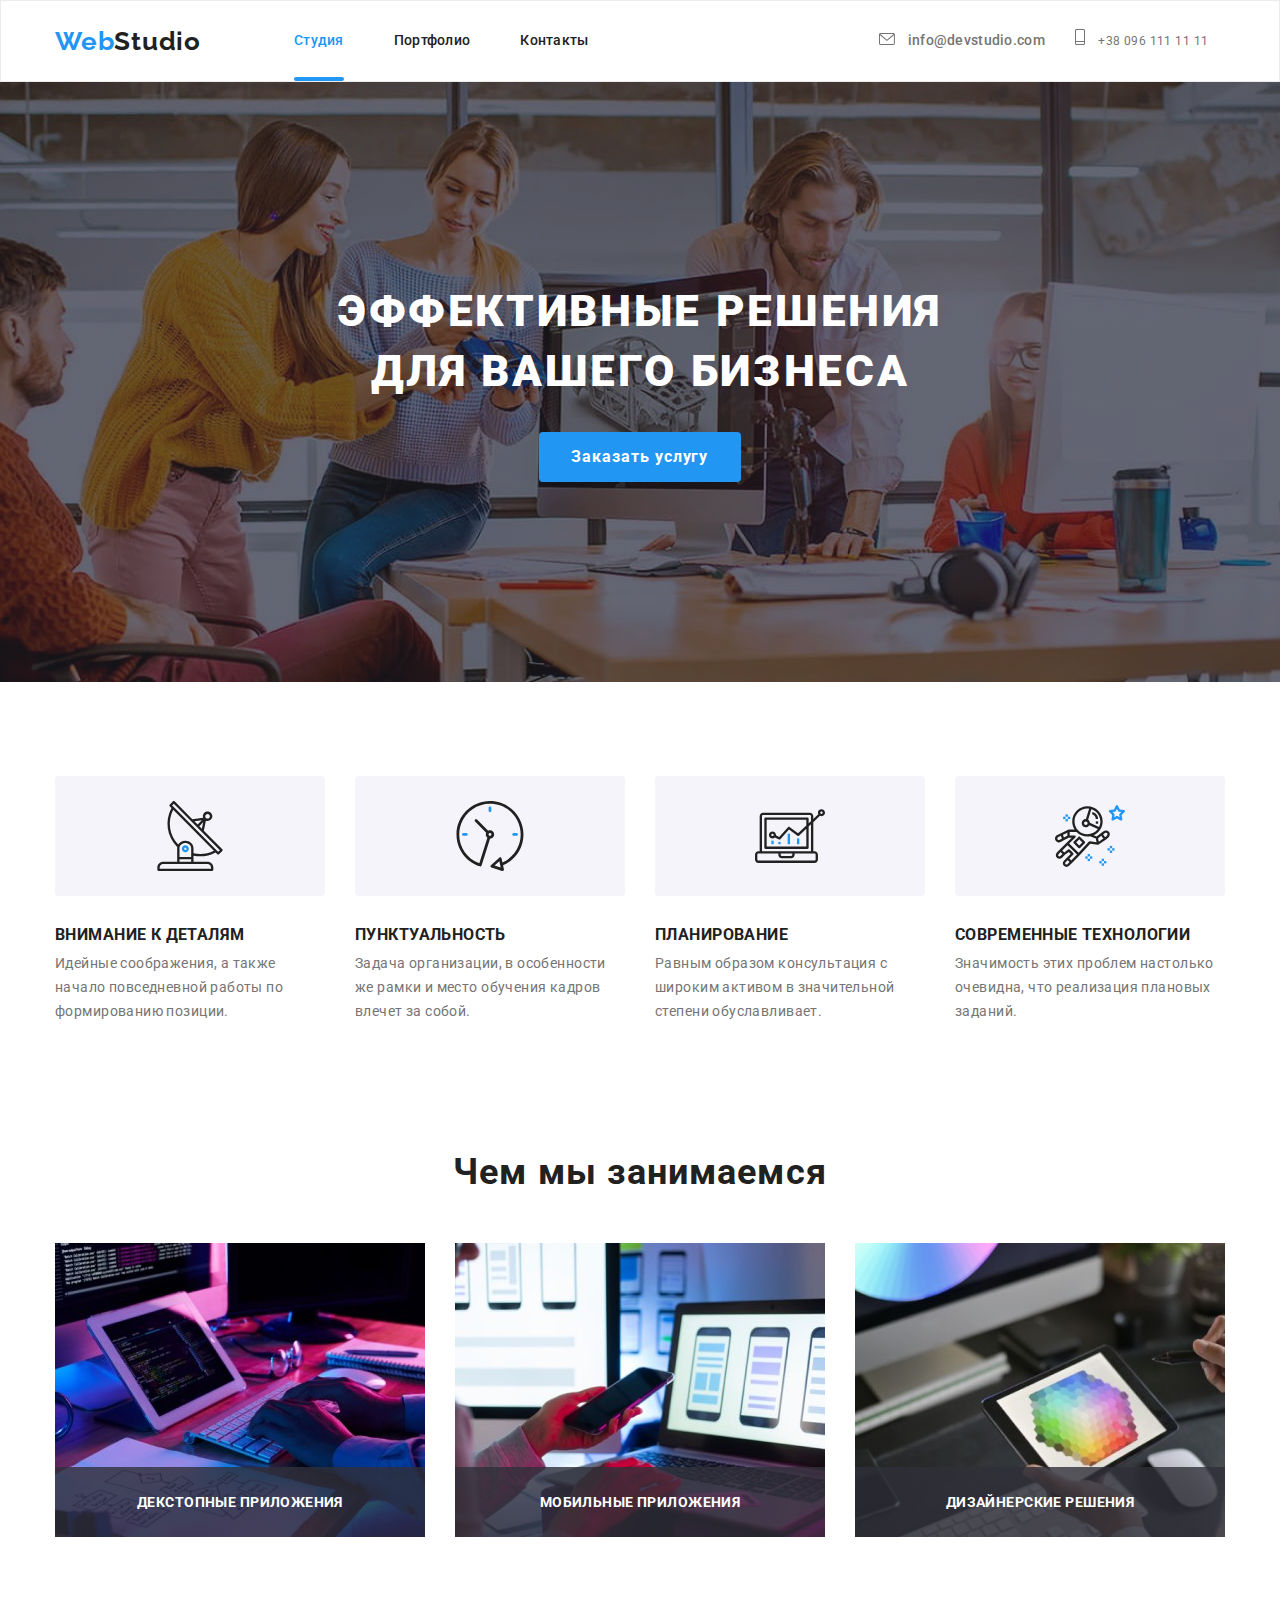
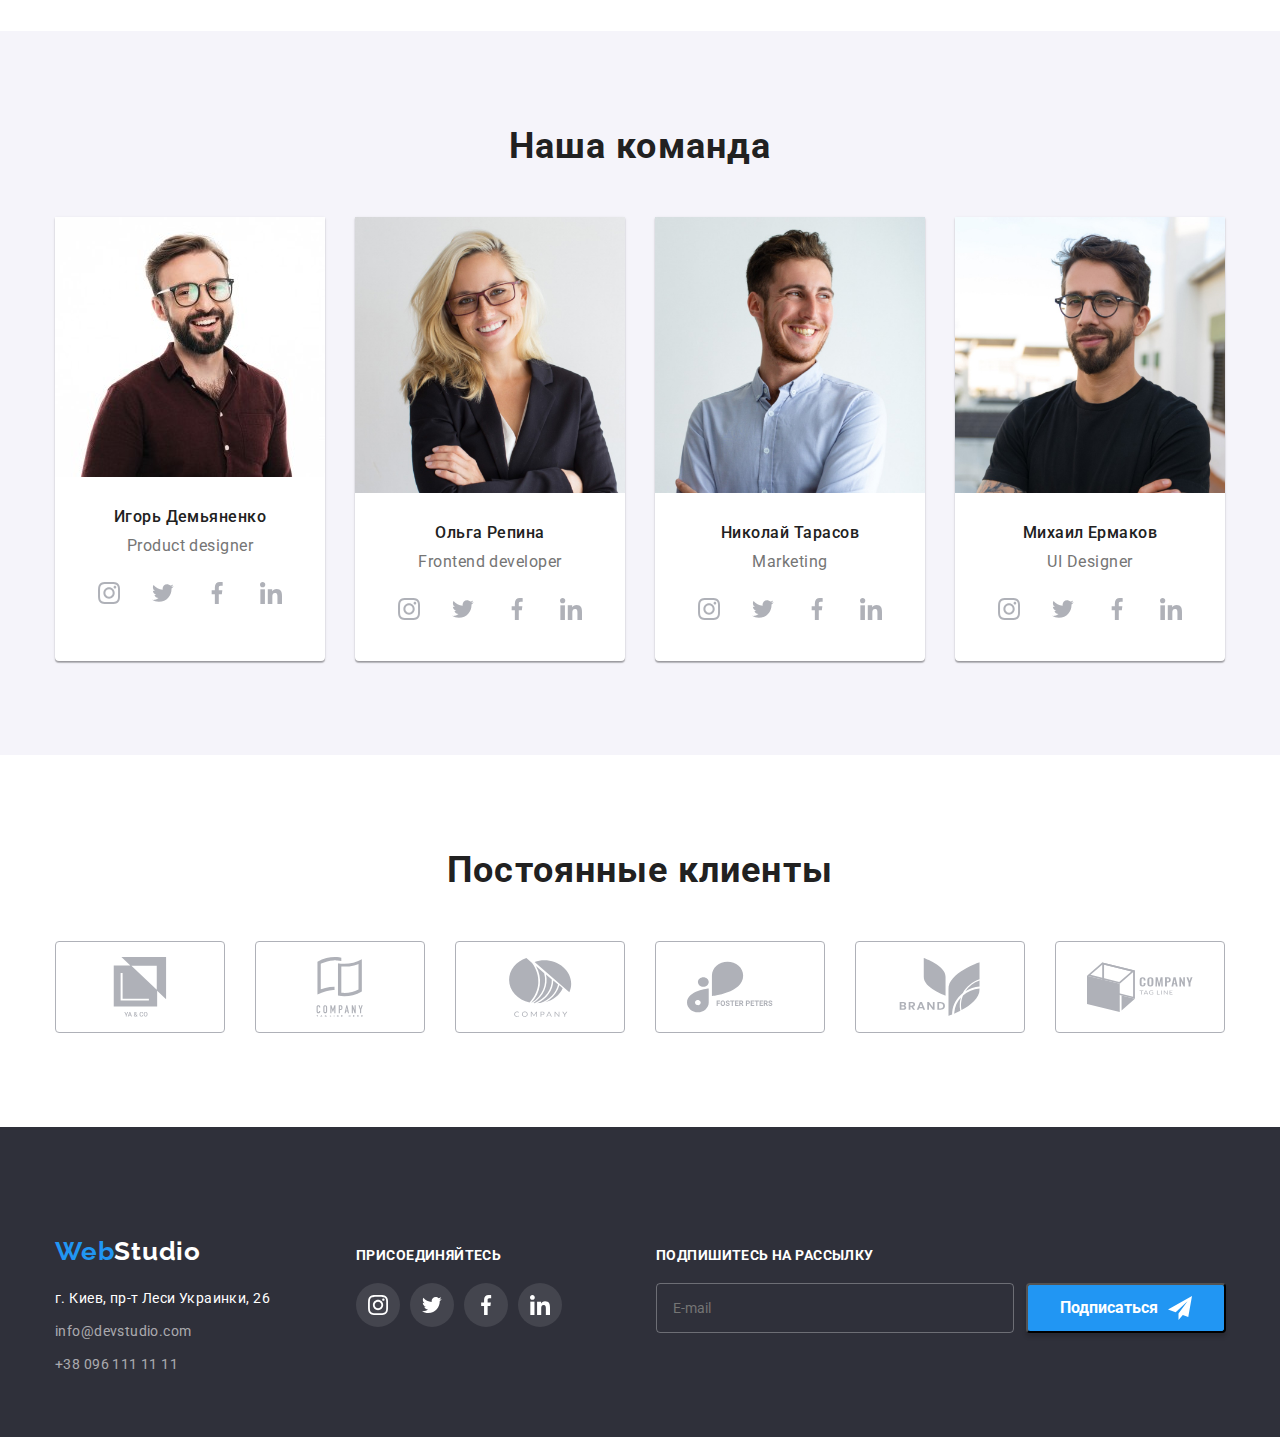
<file: index.html>
<!DOCTYPE html>
<html lang="ru">

<head>
	<meta charset="UTF-8">
	<meta http-equiv="X-UA-Compatible" content="IE=edge">
	<meta name="viewport" content="width=device-width, initial-scale=1.0">
	<title>Document</title>

	<link rel="preconnect" href="https://fonts.googleapis.com" />
	<link rel="preconnect" href="https://fonts.gstatic.com" crossorigin />
	<link
		href="https://fonts.googleapis.com/css2?family=Raleway:wght@700&family=Roboto:wght@400;500;700;900&display=swap"
		rel="stylesheet" />
	<link rel="stylesheet"
		href="https://cdnjs.cloudflare.com/ajax/libs/modern-normalize/1.1.0/modern-normalize.min.css" />
	<link rel="stylesheet" href="./css/main.min.css">

</head>

<body>
	<!-- Верхняя часть-->

	<header class="header">
		<div class="container header-division">
			<nav class=" header-nav">
				<a href="./" class="logo" lang="en"><span class="logo--colour">Web</span>Studio</a>
				<button type="button" class="mobile-menu" aria-expanded="false" aria-controls="menu-container"
					data-menu-button>
					<svg width="40px" height="40px" aria-label="Переключатель мобильного меню">

						<use class="icon-menu" href="./images/Presprite/Sprite.svg#burger"></use>
						<use class="icon-cross" href="./images/Presprite/Sprite.svg#close-mobile-menu"></use>
					</svg>
				</button>
				<div class="menu-container" id="menu-container" data-menu>
					<ul class="header-nav__list">
						<li class="header-nav__element"><a class="header-nav__link header-nav__link--current"
								href="./index.html">Студия</a></li>
						<li class="header-nav__element"><a class="header-nav__link"
								href="./portfolio.html">Портфолио</a>
						</li>
						<li class="header-nav__element"><a class="header-nav__link" href="">Контакты</a></li>
					</ul>
					<div class="header-auth">
						<ul class="header-auth__list">
							<li class="header-auth__element" lang="en"><a class="header-auth__link--first"
									href="mailto:info@devstudio.com">
									<svg class="header-auth-icons" width="16" height="12">
										<use href="./images/Presprite/Sprite.svg#icon-envelope-hover"></use>
									</svg>
									info@devstudio.com</a></li>
							<li class="header-auth__element"><a class="header-auth__link--second"
									href="tel:+380961111111">
									<svg class="header-auth-icons" width="10" height="16">
										<use href="./images/Presprite/Sprite.svg#icon-phone"></use>
									</svg>
									+38 096 111 11 11</a></li>
						</ul>
						<ul class="menu-container__socials">
							<li class="menu-container__element"><a class="menu-container__link" href="">Instagramm</a>
							</li>
							<li class="menu-container__element"><a class="menu-container__link" href="">Twitter</a></li>
							<li class="menu-container__element"><a class="menu-container__link" href="">Facebook</a>
							</li>
							<li class="menu-container__element"><a class="menu-container__link" href="">LinkedIn</a>
							</li>
							</l>
					</div>
				</div>
			</nav>

		</div>
	</header>
	<!-- Основная часть -->
	<!-- Герой -->
	<section class="hero">

		<div class="overlay">
			<h1 class="hero-text"> ЭФФЕКТИВНЫЕ РЕШЕНИЯ ДЛЯ ВАШЕГО БИЗНЕСА </h1>
			<ul class="button-block">
				<li class="">
					<button class="hero-button" value="Заказать услугу" data-modal-open>Заказать услугу
					</button>
					

				</li>
			</ul>
			<div class="backdrop is-hidden" data-modal>
				<div class="modal">
					<strong class="modal-text">Оставьте свои данные, мы вам перезвоним</strong>
					<form class="modal-form">
						<label class="form-element" for="user-information">Имя
							<div class="input-father">
								<input class="user-information" type="text" name="user-information" id="user-information">
								<span class="label-icon"><svg class="modal-icons">
										<use href="./images/Presprite/Sprite.svg#user-icon"></use>
									</svg></span>
							</div>
						</label>
			
			
						<label class="form-element" for="user-phone">Телефон
							<div class="input-father">
								<input class="user-phone" type="tel" name="user-phone" id="user-phone">
								<span class="label-icon"><svg class="modal-icons">
										<use href="./images/Presprite/Sprite.svg#user-phone-icon"></use>
									</svg></span>
							</div>
						</label>
			
			
						<label class="form-element" for="user-email">Почта
							<div class="input-father">
								<input class="user-email" type="email" name="user-email" id="user-email">
								<span class="label-icon"><svg class="modal-icons">
										<use href="./images/Presprite/Sprite.svg#user-mail-icon"></use>
									</svg></span>
							</div>
						</label>
						<label class="form-element">Коментарий<textarea placeholder="Введите текст"
								class="user-commentary"></textarea>
						</label>
						<label class="form-element checkbox">
							<input class="checkbox-square" type="checkbox" value="condition" name="checkbox"><span
								class="checkbox-icon"></span>
							<span class="checkbox-text">Cоглашаюсь с условиями и принимаю </span>
							<span class="policy"><a href="" class="chechbox-underline"> Условия
									договора</a></span>
						</label>
						<button class="submit-modal-button" type="submit">Отправить</button>
					</form>
					<button class="close-button" data-modal-close>
			
						<svg class="close-button-svg">
							<use href="./images/Presprite/Sprite.svg#icon-close-black"></use>
						</svg>
					</button>
				</div>
			</div>
		</div>
	</section>
	<!-- Секция "Наши преимущества"-->
	<section class="section">
		<div class="container">
			<h2 class="adventeges-header-start visually-hidden">Наши преимущества</h2>
			<ul class="adventeges-block">
				<li class="adventeges-block-element icon-sattelite">

					<h3 class="adventeges-header-text">Внимание к деталям</h3>
					<p class="adventeges-text">Идейные соображения, а также начало повседневной работы по формированию
						позиции.</p>
				</li>
				<li class="adventeges-block-element icon-clock">
					<h3 class="adventeges-header-text">Пунктуальность</h3>
					<p class="adventeges-text">Задача организации, в особенности же рамки и место обучения кадров влечет
						за собой.</p>
				</li>
				<li class="adventeges-block-element icon-diagrame">
					<h3 class="adventeges-header-text">Планирование</h3>
					<p class="adventeges-text">Равным образом консультация с широким активом в значительной степени
						обуславливает.</p>
				</li>
				<li class="adventeges-block-element icon-austronavt">
					<h3 class="adventeges-header-text">Современные технологии</h3>
					<p class="adventeges-text">Значимость этих проблем настолько очевидна, что реализация плановых
						заданий.</p>
				</li>
			</ul>
		</div>
	</section>
	<!-- Секция "Чем занимаемся"-->
	<section class=" section what-we-do">
		<div class="container">

			<h2 class="what-we-do-header">Чем мы занимаемся</h2>
			<ul class="what-we-do-list">
				<li class="what-we-do-element">
					<img src="./images/adventeges-desktop/img1section2.jpg" alt="Фото програмирования" width="370">
					<div class="what-we-do-overlay">
						<p class="what-we-do-overlay-text">ДЕКСТОПНЫЕ ПРИЛОЖЕНИЯ</p>
					</div>
				</li>
				<li class="what-we-do-element"><img src="./images/adventeges-desktop/img2section2.jpg"
						alt="Фото взаимодействия с телефоном" width="370">
					<div class="what-we-do-overlay">
						<p class="what-we-do-overlay-text">МОБИЛЬНЫЕ ПРИЛОЖЕНИЯ</p>
					</div>
				</li>
				<li class="what-we-do-element">
					<img src="./images/adventeges-desktop/img3section2.jpg" alt="Фото планшета с шестигранником"
						width="370">
					<div class="what-we-do-overlay">
						<p class="what-we-do-overlay-text">ДИЗАЙНЕРСКИЕ РЕШЕНИЯ</p>
					</div>
				</li>
			</ul>
		</div>
	</section>
	<!--Наша команда-->
	<section class="team-section section">
		<div class="container">
			<h2 class="team-section-header">Наша команда</h2>
			<ul class="team-list">
				<li class="team-list-elements">
					<img srcset="
					./images/Team_all/img-1_270.jpg 270w,
					./images/Team_all/img-1_354.jpg 354w,
					./images/Team_all/img-1_450.jpg 450w,
					./images/Team_all/img-1_540.jpg 540w,
					./images/Team_all/img-1_708.jpg 708w,
					./images/Team_all/img-1_900.jpg 900w
					" sizes="(min-width: 1200px) 270px, (min-width: 768px) 354px, (max-width: 767px) 450px, 100vw"
						src="./images/Team_all/img-1_450.jpg" alt="Игорь">
					<div class="team-list-border">
						<h3 class="team-header-text">Игорь Демьяненко</h3>
						<p class="team-text">Product designer</p>
						<ul class="team-links-list">
							<li class="team-links-element"><a class="team-link" href=""><svg class="social-team-svg"
										alt="instagram">
										<use href="./images/Presprite/Sprite.svg#icon-instagram-icon"></use>
									</svg></a></li>
							<li class="team-links-element"><a class="team-link" href=""><svg class="social-team-svg">
										<use href="./images/Presprite/Sprite.svg#icon-twitter"></use>
									</svg></a></li>
							<li class="team-links-element"><a class="team-link" href=""><svg class="social-team-svg">
										<use href="./images/Presprite/Sprite.svg#icon-facebook"></use>
									</svg></a></li>
							<li class="team-links-element"><a class="team-link" href=""><svg class="social-team-svg">
										<use href="./images/Presprite/Sprite.svg#icon-linkedin"></use>
									</svg></a></li>
						</ul>
					</div>
				</li>
				<li class="team-list-elements">
					<img srcset="
					./images/Team_all/img-2_270.jpg 270w,
					./images/Team_all/img-2_354.jpg 354w,
					./images/Team_all/img-2_450.jpg 450w,
					./images/Team_all/img-2_540.jpg 540w,
					./images/Team_all/img-2_708.jpg 708w,
					./images/Team_all/img-2_900.jpg 900w
					" sizes="(min-width: 1200) 270px, (min-width: 768) 354px, (max-width: 767) 450px, 100vw"
						src="./images/Team_all/img-1_450.jpg" alt="Ольга">
					<div class="team-list-border">
						<h3 class="team-header-text">Ольга Репина</h3>
						<p class="team-text">Frontend developer</p>
						<ul class="team-links-list">
							<li class="team-links-element"><a class="team-link" href=""><svg class="social-team-svg"
										alt="instagram">
										<use href="./images/Presprite/Sprite.svg#icon-instagram-icon"></use>
									</svg></a></li>
							<li class="team-links-element"><a class="team-link" href=""><svg class="social-team-svg">
										<use href="./images/Presprite/Sprite.svg#icon-twitter"></use>
									</svg></a></li>
							<li class="team-links-element"><a class="team-link" href=""><svg class="social-team-svg">
										<use href="./images/Presprite/Sprite.svg#icon-facebook"></use>
									</svg></a></li>
							<li class="team-links-element"><a class="team-link" href=""><svg class="social-team-svg">
										<use href="./images/Presprite/Sprite.svg#icon-linkedin"></use>
									</svg></a></li>
						</ul>
					</div>
				</li>
				<li class="team-list-elements">
					<img srcset="
					./images/Team_all/img-3_270.jpg 270w,
					./images/Team_all/img-3_354.jpg 354w,
					./images/Team_all/img-3_450.jpg 450w,
					./images/Team_all/img-3_540.jpg 540w,
					./images/Team_all/img-3_708.jpg 708w,
					./images/Team_all/img-3_900.jpg 900w
					" sizes="(min-width: 1200) 270px, (min-width: 768) 354px, (max-width: 767) 450px, 100vw"
						src="./images/Team_all/img-3_450.jpg" alt="Николай">
					<div class="team-list-border">
						<h3 class="team-header-text">Николай Тарасов</h3>
						<p class="team-text">Marketing</p>
						<ul class="team-links-list">
							<li class="team-links-element"><a class="team-link" href=""><svg class="social-team-svg"
										alt="instagram">
										<use href="./images/Presprite/Sprite.svg#icon-instagram-icon"></use>
									</svg></a></li>
							<li class="team-links-element"><a class="team-link" href=""><svg class="social-team-svg">
										<use href="./images/Presprite/Sprite.svg#icon-twitter"></use>
									</svg></a></li>
							<li class="team-links-element"><a class="team-link" href=""><svg class="social-team-svg">
										<use href="./images/Presprite/Sprite.svg#icon-facebook"></use>
									</svg></a></li>
							<li class="team-links-element"><a class="team-link" href=""><svg class="social-team-svg">
										<use href="./images/Presprite/Sprite.svg#icon-linkedin"></use>
									</svg></a></li>
						</ul>
					</div>
				</li>
				<li class="team-list-elements">
					<img srcset="
					./images/Team_all/img-4_270.jpg 270w,
					./images/Team_all/img-4_354.jpg 354w,
					./images/Team_all/img-4_450.jpg 450w,
					./images/Team_all/img-4_540.jpg 540w,
					./images/Team_all/img-4_708.jpg 708w,
					./images/Team_all/img-4_900.jpg 900w
					" sizes="(min-width: 1200) 270px, (min-width: 768) 354px, (max-width: 767) 450px, 100vw"
						src="./images/Team_all/img-4_450.jpg" alt="Михаил">
					<div class="team-list-border">
						<h3 class="team-header-text">Михаил Ермаков</h3>
						<p class="team-text">UI Designer</p>
						<ul class="team-links-list">
							<li class="team-links-element"><a class="team-link" href=""><svg class="social-team-svg"
										alt="instagram">
										<use href="./images/Presprite/Sprite.svg#icon-instagram-icon"></use>
									</svg></a></li>
							<li class="team-links-element"><a class="team-link" href=""><svg class="social-team-svg">
										<use href="./images/Presprite/Sprite.svg#icon-twitter"></use>
									</svg></a></li>
							<li class="team-links-element"><a class="team-link" href=""><svg class="social-team-svg">
										<use href="./images/Presprite/Sprite.svg#icon-facebook"></use>
									</svg></a></li>
							<li class="team-links-element"><a class="team-link" href=""><svg class="social-team-svg">
										<use href="./images/Presprite/Sprite.svg#icon-linkedin"></use>
									</svg></a></li>
						</ul>
					</div>
				</li>

			</ul>
		</div>
	</section>
	<!-- Наши клиенты -->

	<section class="clients-section section">
		<div class="container">
			<h2 class="clients-section-header">Постоянные клиенты</h2>
			<ul class="clients-list">
				<li class="clients-element"><a class="clients-link" href=""><svg class="client-icon">
							<use href="./images/Presprite/Sprite.svg#icon-client1"></use>
						</svg></a>
				</li>
				<li class="clients-element"><a class="clients-link" href=""><svg class="client-icon">
							<use href="./images/Presprite/Sprite.svg#icon-client2"></use>
						</svg></a></li>
				<li class="clients-element"><a class="clients-link" href=""><svg class="client-icon">
							<use href="./images/Presprite/Sprite.svg#icon-client3"></use>
						</svg></a></li>
				<li class="clients-element"><a class="clients-link" href=""><svg class="client-icon">
							<use href="./images/Presprite/Sprite.svg#icon-client4"></use>
						</svg></a></li>
				<li class="clients-element"><a class="clients-link" href=""><svg class="client-icon">
							<use href="./images/Presprite/Sprite.svg#icon-client5"></use>
						</svg></a></li>
				<li class="clients-element"><a class="clients-link" href=""><svg class="client-icon">
							<use href="./images/Presprite/Sprite.svg#icon-client6"></use>
						</svg></a></li>
			</ul>
		</div>
	</section>
	<!-- Нижняя часть-->

	<footer class="footer">
		<div class="bottom-block container ">
			<div class="logo-block">
				<a href="./" class="logo logo-block__link"> <span class="logo--colour">Web</span>Studio</a>
				<address class="adress">
					<ul class="adress__list">
						<li class="adress-element"><a class="adress__link"
								href="https://www.google.com/maps/place/%D0%B1%D1%83%D0%BB%D1%8C%D0%B2%D0%B0%D1%80+%D0%9B%D0%B5%D1%81%D1%96+%D0%A3%D0%BA%D1%80%D0%B0%D1%97%D0%BD%D0%BA%D0%B8,+26,+%D0%9A%D0%B8%D1%97%D0%B2,+02000">г.
								Киев, пр-т Леси Украинки, 26</a></li>
						<li class="adress-element" lang="en"><a class="adress__link adress__link--second"
								href="mailto:info@devstudio.com">info@devstudio.com</a></li>
						<li class="adress-element"><a class="adress__link adress__link--second"
								href="tel:+380961111111">+38 096 111 11 11</a></li>
					</ul>
				</address>
			</div>
			<div class="follow-us">
				<p class="follow-us__title">Присоединяйтесь</p>
				<ul class="follow-us__list">
					<li class="follow-us__element"><a class="follow-us__link" href=""><svg class="follow-us__svg">
								<use href="./images/Presprite/Sprite.svg#icon-instagram-icon"></use>
							</svg></a></li>
					<li class="follow-us__element"><a class="follow-us__link" href=""><svg class="follow-us__svg">
								<use href="./images/Presprite/Sprite.svg#icon-twitter"></use>
							</svg></a></li>
					<li class="follow-us__element"><a class="follow-us__link" href=""><svg class="follow-us__svg">
								<use href="./images/Presprite/Sprite.svg#icon-facebook"></use>
							</svg></a></li>
					<li class="follow-us__element"><a class="follow-us__link" href=""><svg class="follow-us__svg">
								<use href="./images/Presprite/Sprite.svg#icon-linkedin"></use>
							</svg></a></li>
				</ul>
			</div>
			<div class="sign">
				<p class="sign__title">ПОДПИШИТЕСЬ НА РАССЫЛКУ</p>
				<form class="sign__form">
					<input class="sign__input" type="email" placeholder="E-mail">
					<button class="sign-button">Подписаться <span class="sign-button__jet"></span>
					</button>
				</form>
			</div>
		</div>
	</footer>
	<script src="./js/modal.js"></script>
	<script src="./js/mobile-menu.js"></script>
</body>

</html>
</file>
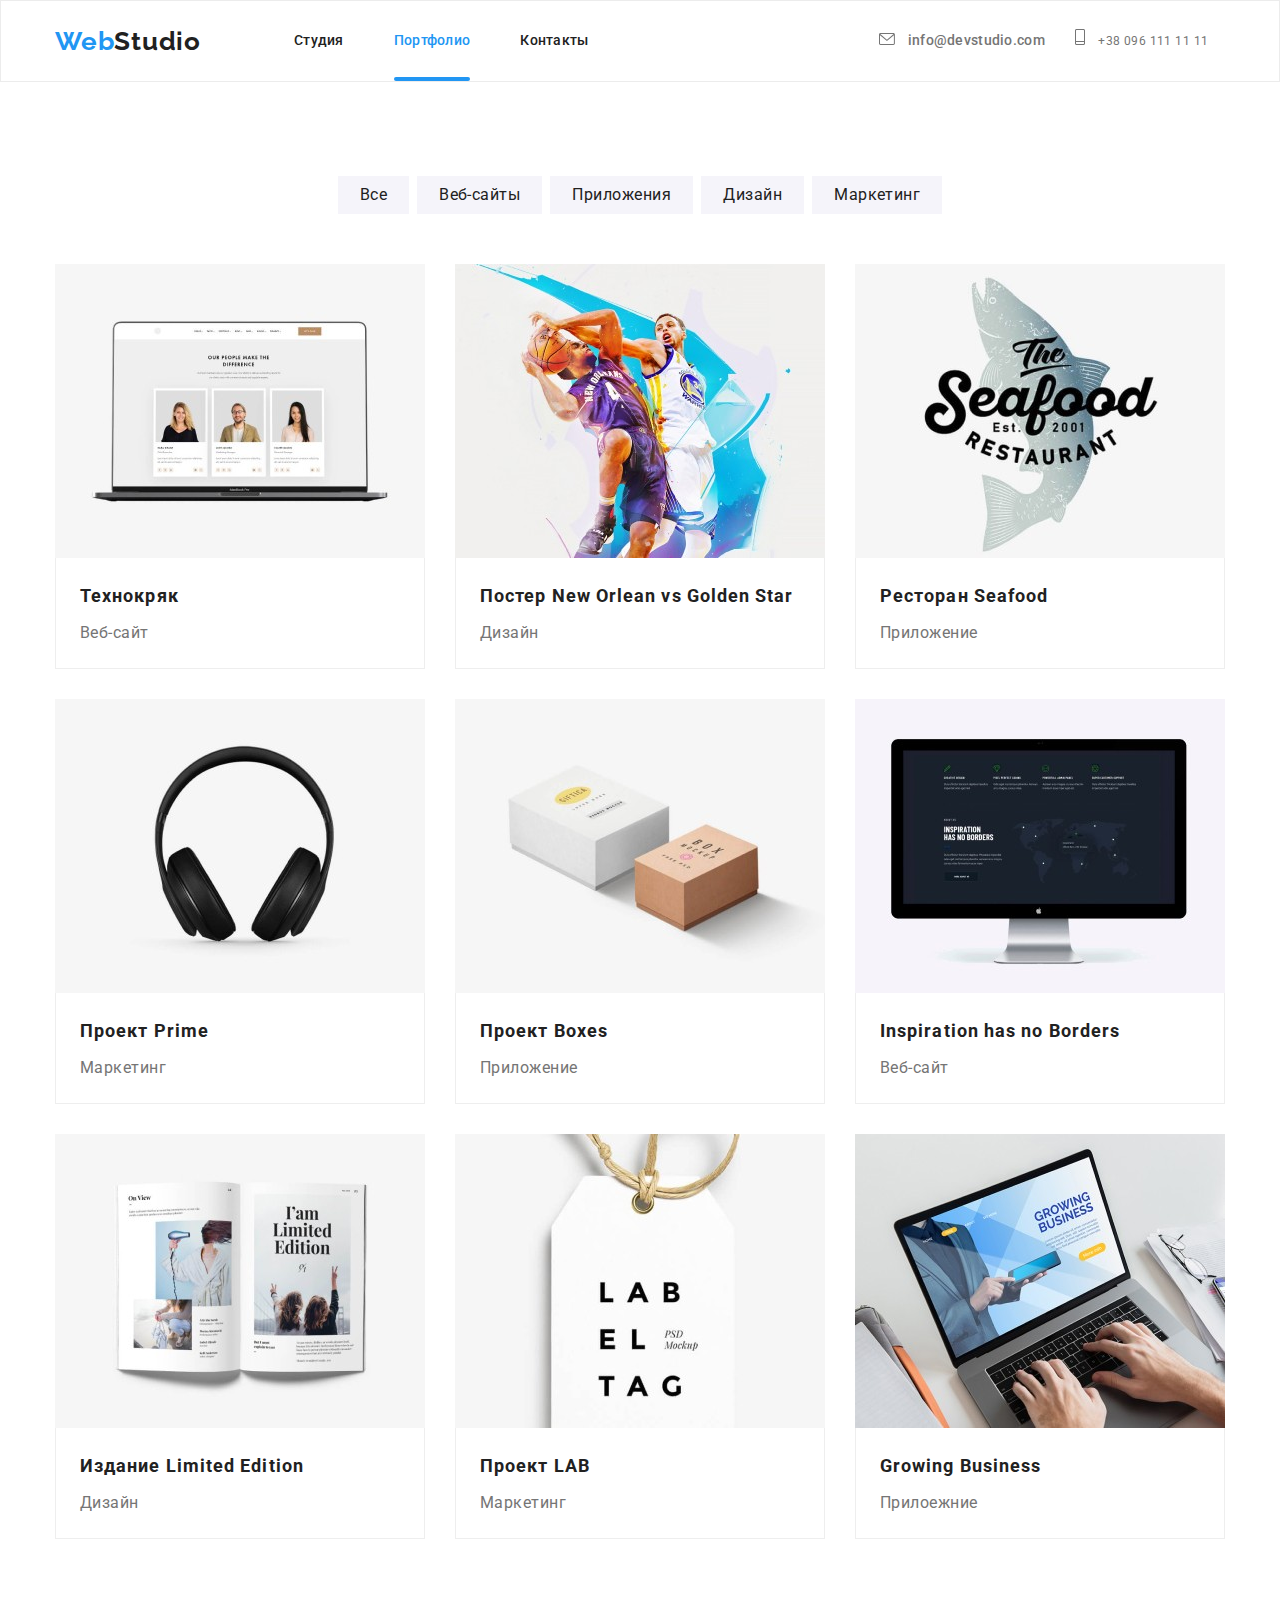
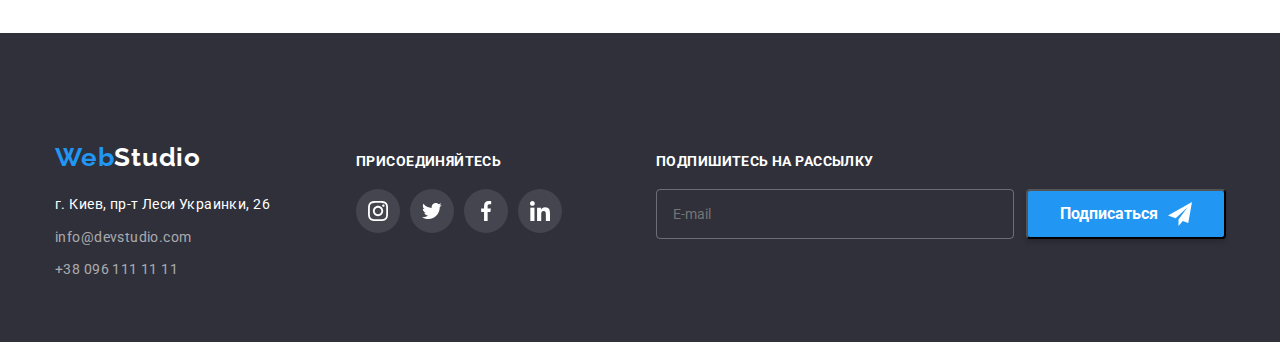
<file: portfolio.html>
<!DOCTYPE html>
<html lang="ru">

<head>
    <meta charset="UTF-8">
    <meta http-equiv="X-UA-Compatible" content="IE=edge">
    <meta name="viewport" content="width=device-width, initial-scale=1.0">
    <title>Document</title>

    <link rel="preconnect" href="https://fonts.googleapis.com" />
    <link rel="preconnect" href="https://fonts.gstatic.com" crossorigin />
    <link
        href="https://fonts.googleapis.com/css2?family=Raleway:wght@700&family=Roboto:wght@400;500;700;900&display=swap"
        rel="stylesheet" />
    <link rel="stylesheet"
        href="https://cdnjs.cloudflare.com/ajax/libs/modern-normalize/1.1.0/modern-normalize.min.css" />
    <link rel="stylesheet" href="./css/main.min.css" />
</head>

<body>
    <!-- Верхняя часть-->

    <header class="header">
        <div class="container header-division">
            <nav class=" header-nav">
                <a href="./" class="logo" lang="en"><span class="logo--colour">Web</span>Studio</a>
                <button type="button" class="mobile-menu" aria-expanded="false" aria-controls="menu-container"
                    data-menu-button>
                    <svg width="40px" height="40px" aria-label="Переключатель мобильного меню">

                        <use class="icon-menu" href="./images/Presprite/Sprite.svg#burger"></use>
                        <use class="icon-cross" href="./images/Presprite/Sprite.svg#close-mobile-menu"></use>
                    </svg>
                </button>
                <div class="menu-container" id="menu-container" data-menu>
                    <ul class="header-nav__list">
                        <li class="header-nav__element"><a class="header-nav__link header-nav__link"
                                href="./index.html">Студия</a></li>
                        <li class="header-nav__element"><a class="header-nav__link header-nav__link--current"
                                href="./portfolio.html">Портфолио</a>
                        </li>
                        <li class="header-nav__element"><a class="header-nav__link" href="">Контакты</a></li>
                    </ul>
                    <div class="header-auth">
                        <ul class="header-auth__list">
                            <li class="header-auth__element" lang="en"><a class="header-auth__link--first"
                                    href="mailto:info@devstudio.com">
                                    <svg class="header-auth-icons" width="16" height="12">
                                        <use href="./images/Presprite/Sprite.svg#icon-envelope-hover"></use>
                                    </svg>
                                    info@devstudio.com</a></li>
                            <li class="header-auth__element"><a class="header-auth__link--second"
                                    href="tel:+380961111111">
                                    <svg class="header-auth-icons" width="10" height="16">
                                        <use href="./images/Presprite/Sprite.svg#icon-phone"></use>
                                    </svg>
                                    +38 096 111 11 11</a></li>
                        </ul>
                        <ul class="menu-container__socials">
                            <li menu-container__element><a class="menu-container__link" href="">Instagramm</a></li>
                            <li menu-container__element><a class="menu-container__link" href="">Twitter</a></li>
                            <li menu-container__element><a class="menu-container__link" href="">Facebook</a></li>
                            <li menu-container__element><a class="menu-container__link" href="">LinkeIn</a></li>
                            </l>
                    </div>
                </div>
            </nav>

        </div>
    </header>
    <!-- Секция кнопок фильтров  -->
    <main>
        <section class="section">
            <div class="filler container">
                <h1 class="filler__text visually-hidden">Филлеры</h1>
                <ul class="filler__list">
                    <li class="filler__element"><button class="filler__buttons" type="button">Все</button></li>
                    <li class="filler__element"><button class="filler__buttons" type="button">Веб-сайты</button></li>
                    <li class="filler__element"><button class="filler__buttons" type="button">Приложения</button></li>
                    <li class="filler__element"><button class="filler__buttons" type="button">Дизайн</button></li>
                    <li class="filler__element"><button class="filler__buttons" type="button">Маркетинг</button></li>
                </ul>


                <!-- Секция Проектов -->


                <ul class="projects__list">
                    <li class="projects__element">
                        <a class="projects__link" href="">
                            <div class="projects__thumb">
                                <img srcset="
					    ./images/portfolio_all/portfolio-1_354.jpg 354w,
					    ./images/portfolio_all/portfolio-1_370.jpg 370w,
					    ./images/portfolio_all/portfolio-1_450.jpg 450w,
					    ./images/portfolio_all/portfolio-1_708.jpg 708w,
					    ./images/portfolio_all/portfolio-1_740.jpg 740w,
					    ./images/portfolio_all/portfolio-1_900.jpg 900w
					    " 
					    sizes="(min-width: 1200px) 370px, (min-width: 768px) 354px, (max-width: 767px) 450px, 100vw"
					    src="./images/portfolio_all/portfolio-1_450.jpg" alt="Фото Технокряк">
                                <div class="card-overlay">
                                    <p class="card-overlay__text">Ресурс предлагает комплексные предложения с разным
                                        уровнем функционала и сервисов. Все это позволит посетителю получить
                                        исчерпывающие сведения о компании или частном лице.</p>
                                </div>
                            </div>
                            <div class="projects-discription">
                                <h2 class="projects-discription__title">Технокряк</h2>
                                <p class="projects-discription__text">Веб-сайт</p>
                            </div>
                        </a>
                    </li>
                    <li class="projects__element">
                        <a class="projects__link" href="">
                            <div class="projects__thumb">
                                <img srcset="
					        ./images/portfolio_all/portfolio-2_354.jpg 354w,
					        ./images/portfolio_all/portfolio-2_370.jpg 370w,
					        ./images/portfolio_all/portfolio-2_450.jpg 450w,
					        ./images/portfolio_all/portfolio-2_708.jpg 708w,
					        ./images/portfolio_all/portfolio-2_740.jpg 740w,
					        ./images/portfolio_all/portfolio-2_900.jpg 900w
					        " 
					        sizes="(min-width: 1200px) 370px, (min-width: 768px) 354px, (max-width: 767px) 450px, 100vw"
					        src="./images/portfolio_all/portfolio-2_450.jpg"
                                    alt="Фото Постера New Orlean vs Golden Star" >
                                <div class="card-overlay">
                                    <p class="card-overlay__text">Ресурс предлагает комплексные предложения с разным
                                        уровнем функционала и сервисов. Все это позволит посетителю получить
                                        исчерпывающие сведения о компании или частном лице.</p>
                                </div>
                            </div>
                            <div class="projects-discription">
                                <h2 class="projects-discription__title" lang="en">Постер New Orlean vs Golden Star</h2>
                                <p class="projects-discription__text">Дизайн</p>
                            </div>
                        </a>
                    </li>
                    <li class="projects__element">
                        <a class="projects__link" href="">
                            <div class="projects__thumb">
                                <img srcset="
					    ./images/portfolio_all/portfolio-3_354.jpg 354w,
					    ./images/portfolio_all/portfolio-3_370.jpg 370w,
					    ./images/portfolio_all/portfolio-3_450.jpg 450w,
					    ./images/portfolio_all/portfolio-3_708.jpg 708w,
					    ./images/portfolio_all/portfolio-3_740.jpg 740w,
					    ./images/portfolio_all/portfolio-3_900.jpg 900w
					    " 
					    sizes="(min-width: 1200px) 370px, (min-width: 768px) 354px, (max-width: 767px) 450px, 100vw"
					    src="./images/portfolio_all/portfolio-3_450.jpg" alt="Фото Рестарн Seafood"
                                    >
                                <div class="card-overlay">
                                    <p class="card-overlay__text">Ресурс предлагает комплексные предложения с разным
                                        уровнем функционала и сервисов. Все это позволит посетителю получить
                                        исчерпывающие сведения о компании или частном лице.</p>
                                </div>
                            </div>
                            <div class="projects-discription">
                                <h2 class="projects-discription__title" lang="en">Ресторан Seafood</h2>
                                <p class="projects-discription__text">Приложение</p>
                            </div>
                        </a>
                    </li>
                    <li class="projects__element">
                        <a class="projects__link" href="">
                            <div class="projects__thumb">
                                <img srcset="
					    ./images/portfolio_all/portfolio-4_354.jpg 354w,
					    ./images/portfolio_all/portfolio-4_370.jpg 370w,
					    ./images/portfolio_all/portfolio-4_450.jpg 450w,
					    ./images/portfolio_all/portfolio-4_708.jpg 708w,
					    ./images/portfolio_all/portfolio-4_740.jpg 740w,
					    ./images/portfolio_all/portfolio-4_900.jpg 900w
					    " 
					    sizes="(min-width: 1200px) 370px, (min-width: 768px) 354px, (max-width: 767px) 450px, 100vw"
					    src="./images/portfolio_all/portfolio-4_450.jpg" alt=" Фото Проект Prime"
                                    >
                                <div class="card-overlay">
                                    <p class="card-overlay__text">Ресурс предлагает комплексные предложения с разным
                                        уровнем функционала и сервисов. Все это позволит посетителю получить
                                        исчерпывающие сведения о компании или частном лице.</p>
                                </div>
                            </div>
                            <div class="projects-discription">
                                <h2 class="projects-discription__title" lang="en">Проект Prime</h2>
                                <p class="projects-discription__text">Маркетинг</p>
                            </div>
                        </a>
                    </li>
                    <li class="projects__element">
                        <a class="projects__link" href="">
                            <div class="projects__thumb">
                                <img srcset="
					    ./images/portfolio_all/portfolio-5_354.jpg 354w,
					    ./images/portfolio_all/portfolio-5_370.jpg 370w,
					    ./images/portfolio_all/portfolio-5_450.jpg 450w,
					    ./images/portfolio_all/portfolio-5_708.jpg 708w,
					    ./images/portfolio_all/portfolio-5_740.jpg 740w,
					    ./images/portfolio_all/portfolio-5_900.jpg 900w
					    " 
					    sizes="(min-width: 1200px) 370px, (min-width: 768px) 354px, (max-width: 767px) 450px, 100vw"
					    src="./images/portfolio_all/portfolio-5_450.jpg" alt="Фото Проект Boxes"
                                    >
                                <div class="card-overlay">
                                    <p class="card-overlay__text">Ресурс предлагает комплексные предложения с разным
                                        уровнем функционала и сервисов. Все это позволит посетителю получить
                                        исчерпывающие сведения о компании или частном лице.</p>
                                </div>
                            </div>
                            <div class="projects-discription">
                                <h2 class="projects-discription__title" lang="en">Проект Boxes</h2>
                                <p class="projects-discription__text">Приложение</p>
                            </div>
                        </a>
                    </li>
                    <li class="projects__element">
                        <a class="projects__link" href="">
                            <div class="projects__thumb">
                                <img srcset="
					    ./images/portfolio_all/portfolio-6_354.jpg 354w,
					    ./images/portfolio_all/portfolio-6_370.jpg 370w,
					    ./images/portfolio_all/portfolio-6_450.jpg 450w,
					    ./images/portfolio_all/portfolio-6_708.jpg 708w,
					    ./images/portfolio_all/portfolio-6_740.jpg 740w,
					    ./images/portfolio_all/portfolio-6_900.jpg 900w
					    " 
					    sizes="(min-width: 1200px) 370px, (min-width: 768px) 354px, (max-width: 767px) 450px, 100vw"
					    src="./images/portfolio_all/portfolio-6_450.jpg"
                                    alt="Фото Inspiration has no Borders" >
                                <div class="card-overlay">
                                    <p class="card-overlay__text">Ресурс предлагает комплексные предложения с разным
                                        уровнем функционала и сервисов. Все это позволит посетителю получить
                                        исчерпывающие сведения о компании или частном лице.</p>
                                </div>
                            </div>
                            <div class="projects-discription">
                                <h2 class="projects-discription__title" lang="en">Inspiration has no Borders</h2>
                                <p class="projects-discription__text">Веб-сайт</p>
                            </div>
                        </a>
                    </li>
                    <li class="projects__element">
                        <a class="projects__link" href="">
                            <div class="projects__thumb">
                                <img srcset="
					    ./images/portfolio_all/portfolio-7_354.jpg 354w,
					    ./images/portfolio_all/portfolio-7_370.jpg 370w,
					    ./images/portfolio_all/portfolio-7_450.jpg 450w,
					    ./images/portfolio_all/portfolio-7_708.jpg 708w,
					    ./images/portfolio_all/portfolio-7_740.jpg 740w,
					    ./images/portfolio_all/portfolio-7_900.jpg 900w
					    " 
					    sizes="(min-width: 1200px) 370px, (min-width: 768px) 354px, (max-width: 767px) 450px, 100vw"
					    src="./images/portfolio_all/portfolio-7_450.jpg"
                                    alt="Фото Издание Limited Edition" >
                                <div class="card-overlay">
                                    <p class="card-overlay__text">Ресурс предлагает комплексные предложения с разным
                                        уровнем функционала и сервисов. Все это позволит посетителю получить
                                        исчерпывающие сведения о компании или частном лице.</p>
                                </div>
                            </div>
                            <div class="projects-discription">
                                <h2 class="projects-discription__title" lang="en">Издание Limited Edition</h2>
                                <p class="projects-discription__text">Дизайн</p>
                            </div>
                        </a>
                    </li>
                    <li class="projects__element">
                        <a class="projects__link" href="">
                            <div class="projects__thumb">
                                <img srcset="
					    ./images/portfolio_all/portfolio-8_354.jpg 354w,
					    ./images/portfolio_all/portfolio-8_370.jpg 370w,
					    ./images/portfolio_all/portfolio-8_450.jpg 450w,
					    ./images/portfolio_all/portfolio-8_708.jpg 708w,
					    ./images/portfolio_all/portfolio-8_740.jpg 740w,
					    ./images/portfolio_all/portfolio-8_900.jpg 900w
					    " 
					    sizes="(min-width: 1200px) 370px, (min-width: 768px) 354px, (max-width: 767px) 450px, 100vw"
					    src="./images/portfolio_all/portfolio-8_450.jpg" alt="Фото Проект LAB"
                                    >
                                <div class="card-overlay">
                                    <p class="card-overlay__text">Ресурс предлагает комплексные предложения с разным
                                        уровнем функционала и сервисов. Все это позволит посетителю получить
                                        исчерпывающие сведения о компании или частном лице.</p>
                                </div>
                            </div>
                            <div class="projects-discription">
                                <h2 class="projects-discription__title" lang="en">Проект LAB</h2>
                                <p class="projects-discription__text">Маркетинг</p>
                            </div>
                        </a>
                    </li>
                    <li class="projects__element">
                        <a class="projects__link" href="">
                            <div class="projects__thumb">
                                <img srcset="
					    ./images/portfolio_all/portfolio-9_354.jpg 354w,
					    ./images/portfolio_all/portfolio-9_370.jpg 370w,
					    ./images/portfolio_all/portfolio-9_450.jpg 450w,
					    ./images/portfolio_all/portfolio-9_708.jpg 708w,
					    ./images/portfolio_all/portfolio-9_740.jpg 740w,
					    ./images/portfolio_all/portfolio-9_900.jpg 900w
					    " 
					    sizes="(min-width: 1200px) 370px, (min-width: 768px) 354px, (max-width: 767px) 450px, 100vw"
					    src="./images/portfolio_all/portfolio-9_450.jpg"
                                    alt="Фото Growing Business" >
                                <div class="card-overlay">
                                    <p class="card-overlay__text">Ресурс предлагает комплексные предложения с разным
                                        уровнем функционала и сервисов. Все это позволит посетителю получить
                                        исчерпывающие сведения о компании или частном лице.</p>
                                </div>
                            </div>
                            <div class="projects-discription">
                                <h2 class="projects-discription__title" lang="en">Growing Business</h2>
                                <p class="projects-discription__text">Прилоежние</p>
                            </div>
                        </a>
                    </li>
                </ul>
            </div>
        </section>
    </main>
    <!-- Footer -->
    <footer class="footer">
        <div class="bottom-block container ">
            <div class="logo-block">
                <a href="./" class="logo logo-block__link"> <span class="logo--colour">Web</span>Studio</a>
                <address class="adress">
                    <ul class="adress__list">
                        <li class="adress-element"><a class="adress__link"
                                href="https://www.google.com/maps/place/%D0%B1%D1%83%D0%BB%D1%8C%D0%B2%D0%B0%D1%80+%D0%9B%D0%B5%D1%81%D1%96+%D0%A3%D0%BA%D1%80%D0%B0%D1%97%D0%BD%D0%BA%D0%B8,+26,+%D0%9A%D0%B8%D1%97%D0%B2,+02000">г.
                                Киев, пр-т Леси Украинки, 26</a></li>
                        <li class="adress-element" lang="en"><a class="adress__link adress__link--second"
                                href="mailto:info@devstudio.com">info@devstudio.com</a></li>
                        <li class="adress-element"><a class="adress__link adress__link--second"
                                href="tel:+380961111111">+38 096 111 11 11</a></li>
                    </ul>
                </address>
            </div>
            <div class="follow-us">
                <p class="follow-us__title">Присоединяйтесь</p>
                <ul class="follow-us__list">
                    <li class="follow-us__element"><a class="follow-us__link" href=""><svg class="follow-us__svg">
                                <use href="./images/Presprite/Sprite.svg#icon-instagram-icon"></use>
                            </svg></a></li>
                    <li class="follow-us__element"><a class="follow-us__link" href=""><svg class="follow-us__svg">
                                <use href="./images/Presprite/Sprite.svg#icon-twitter"></use>
                            </svg></a></li>
                    <li class="follow-us__element"><a class="follow-us__link" href=""><svg class="follow-us__svg">
                                <use href="./images/Presprite/Sprite.svg#icon-facebook"></use>
                            </svg></a></li>
                    <li class="follow-us__element"><a class="follow-us__link" href=""><svg class="follow-us__svg">
                                <use href="./images/Presprite/Sprite.svg#icon-linkedin"></use>
                            </svg></a></li>
                </ul>
            </div>
            <div class="sign">
                <p class="sign__title">ПОДПИШИТЕСЬ НА РАССЫЛКУ</p>
                <form class="sign__form">
                    <input class="sign__input" type="email" placeholder="E-mail">
                    <button class="sign-button">Подписаться <span class="sign-button__jet"></span>
                    </button>
                </form>
            </div>
        </div>
    </footer>
    <script src="./js/mobile-menu.js"></script>
</body>

</html>
</file>
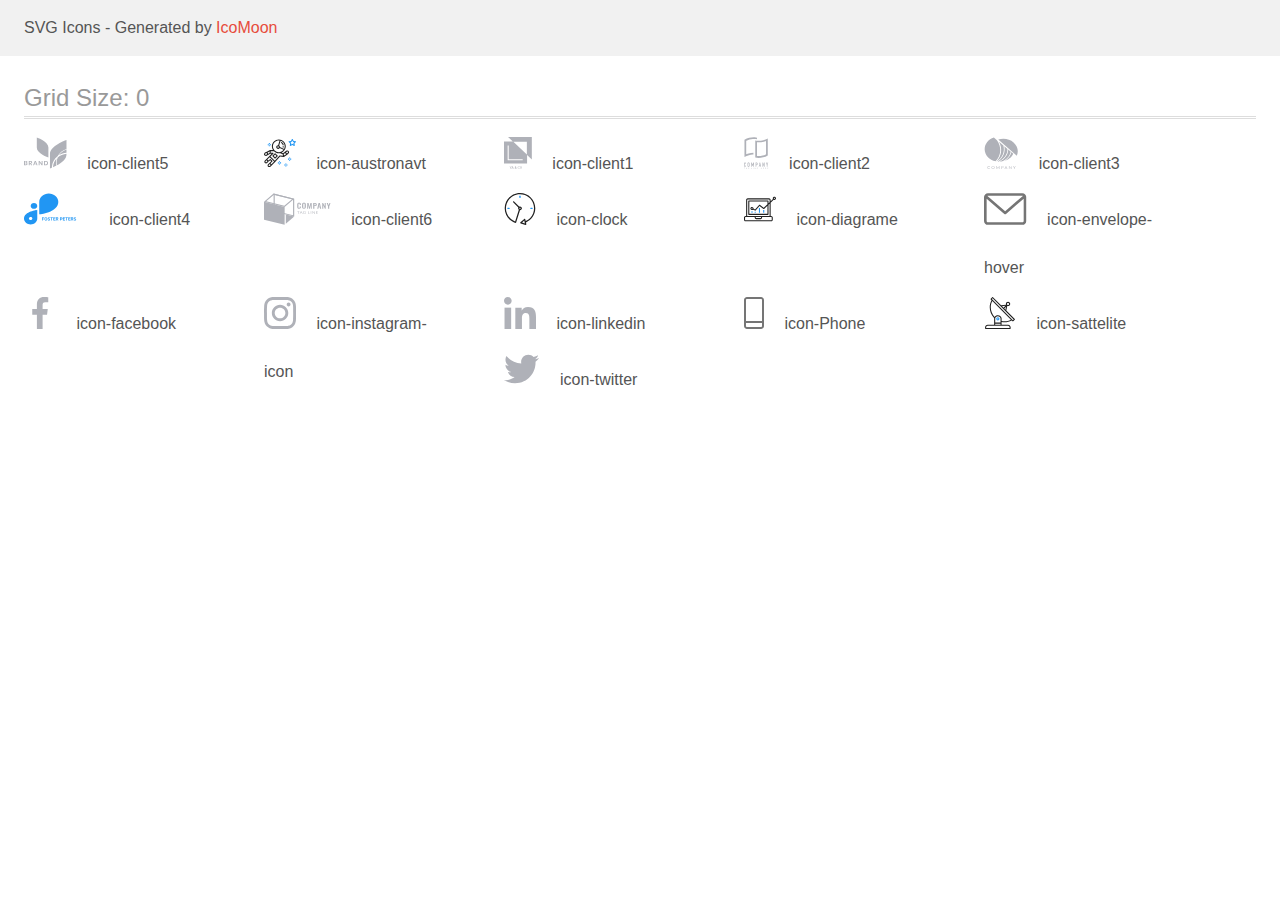
<file: images/Presprite/icomoon/demo.html>
<!doctype html>
<html>
<head>
    <title>IcoMoon - SVG Icons</title>
    <meta charset="utf-8">
    <meta name="viewport" content="width=device-width, initial-scale=1">
    <link rel="stylesheet" href="demo-files/demo.css">
    <link rel="stylesheet" href="style.css">
</head>
<body>
<svg aria-hidden="true" style="position: absolute; width: 0; height: 0; overflow: hidden;" version="1.1" xmlns="http://www.w3.org/2000/svg" xmlns:xlink="http://www.w3.org/1999/xlink">
<defs>
<symbol id="icon-client5" viewBox="0 0 43 32">
<path fill="#afb1b8" style="fill: var(--color1, #afb1b8)" d="M3.239 26.373c0.166 0.188 0.254 0.424 0.25 0.665 0.001 0.015 0.001 0.033 0.001 0.050 0 0.149-0.033 0.29-0.093 0.416l0.003-0.006c-0.072 0.152-0.172 0.279-0.296 0.378l-0.002 0.002c-0.282 0.194-0.631 0.31-1.007 0.31-0.041 0-0.082-0.001-0.123-0.004l0.006 0h-1.977v-4.214h1.936c0.034-0.002 0.074-0.004 0.115-0.004 0.356 0 0.688 0.106 0.965 0.287l-0.007-0.004c0.125 0.097 0.225 0.218 0.289 0.354 0.065 0.138 0.095 0.286 0.086 0.436 0.011 0.232-0.068 0.461-0.225 0.644-0.15 0.168-0.358 0.283-0.59 0.33 0.262 0.044 0.499 0.172 0.667 0.361zM0.92 25.737h0.828c0.188 0.012 0.374-0.037 0.526-0.14 0.060-0.050 0.108-0.113 0.14-0.184l0.001-0.003c0.024-0.054 0.038-0.118 0.038-0.185 0-0.014-0.001-0.028-0.002-0.042l0 0.002c0.001-0.011 0.001-0.023 0.001-0.035 0-0.068-0.014-0.133-0.040-0.192l0.001 0.003c-0.033-0.075-0.079-0.137-0.138-0.187l-0.001-0.001c-0.134-0.091-0.298-0.145-0.476-0.145-0.023 0-0.046 0.001-0.069 0.003l0.003-0h-0.815v1.106zM2.355 27.353c0.065-0.051 0.116-0.116 0.151-0.19l0.001-0.003c0.028-0.059 0.044-0.128 0.044-0.202 0-0.012-0-0.023-0.001-0.035l0 0.002c0.001-0.009 0.001-0.020 0.001-0.031 0-0.075-0.017-0.147-0.047-0.21l0.001 0.003c-0.037-0.078-0.090-0.143-0.154-0.193l-0.001-0.001c-0.142-0.097-0.318-0.154-0.507-0.154-0.019 0-0.039 0.001-0.058 0.002l0.003-0h-0.868v1.16h0.88c0.197 0.010 0.394-0.041 0.556-0.146zM7.197 28.185l-1.076-1.648h-0.405v1.648h-0.927v-4.215h1.755c0.037-0.003 0.081-0.004 0.125-0.004 0.413 0 0.794 0.136 1.1 0.366l-0.005-0.003c0.245 0.229 0.394 0.53 0.417 0.85 0.002 0.026 0.003 0.057 0.003 0.088 0 0.307-0.109 0.589-0.291 0.808l0.002-0.002c-0.218 0.224-0.506 0.378-0.829 0.427l-0.008 0.001 1.147 1.684h-1.008zM5.715 25.963h0.758c0.526 0 0.79-0.212 0.79-0.638 0.001-0.010 0.001-0.022 0.001-0.034 0-0.080-0.016-0.156-0.045-0.225l0.001 0.004c-0.036-0.086-0.087-0.159-0.15-0.218l-0-0c-0.144-0.109-0.326-0.174-0.523-0.174-0.026 0-0.051 0.001-0.077 0.003l0.003-0h-0.767l0.009 1.283zM12.262 27.336h-1.846l-0.326 0.849h-0.972l1.695-4.168h1.051l1.689 4.168h-0.971l-0.319-0.848zM12.015 26.698l-0.675-1.779-0.675 1.779h1.349zM18.602 28.185h-0.919l-2.063-2.866v2.866h-0.918v-4.216h0.918l2.063 2.883v-2.883h0.919v4.216zM23.852 27.176c-0.191 0.318-0.48 0.577-0.833 0.744-0.358 0.168-0.777 0.267-1.219 0.267-0.026 0-0.053-0-0.079-0.001l0.004 0h-1.637v-4.215h1.637c0.023-0.001 0.050-0.001 0.077-0.001 0.441 0 0.859 0.096 1.235 0.267l-0.019-0.008c0.352 0.163 0.642 0.419 0.832 0.735 0.189 0.343 0.288 0.722 0.288 1.106s-0.099 0.763-0.288 1.106zM22.8 27.075c0.25-0.261 0.404-0.616 0.406-1.006v-0c0-0.369-0.144-0.726-0.406-1.006-0.285-0.226-0.65-0.362-1.047-0.362-0.037 0-0.074 0.001-0.11 0.004l0.005-0h-0.639v2.729h0.639c0.032 0.002 0.069 0.003 0.106 0.003 0.396 0 0.761-0.136 1.050-0.364l-0.004 0.003zM12.838 0.522s11.873 4.104 11.621 10.043v10.045s-11.864-4.106-11.617-10.045l-0.004-10.043zM35.037 18.259c2.243-1.413 4.836-2.288 7.544-2.545v-3.146c-3.12 1.102-5.767 3.098-7.544 5.691z"></path>
<path fill="#afb1b8" style="fill: var(--color1, #afb1b8)" d="M33.69 19.207c1.835-3.384 5.017-5.995 8.891-7.297v-9.061s-16.909 5.846-16.552 14.304v14.302s0.754-0.261 1.939-0.752c0-0.457 0-0.918 0.054-1.382 0.349-3.926 2.388-7.564 5.667-10.115z"></path>
<path fill="#afb1b8" style="fill: var(--color1, #afb1b8)" d="M32.082 24.52c0.089-0.992 0.287-1.973 0.592-2.928-2.043 2.203-3.279 4.936-3.536 7.816-0.025 0.272-0.039 0.543-0.045 0.824 1.41-0.617 2.478-1.142 3.524-1.703l-0.273 0.133c-0.3-1.362-0.388-2.757-0.263-4.142zM32.754 24.571c-0.033 0.348-0.052 0.752-0.052 1.161 0 0.917 0.095 1.811 0.276 2.674l-0.015-0.084c4.62-2.531 9.811-6.442 9.61-11.168v-0.412c-3.301 0.338-6.388 1.659-8.79 3.76-0.53 1.19-0.895 2.571-1.026 4.019l-0.004 0.051z"></path>
</symbol>
<symbol id="icon-austronavt" viewBox="0 0 32 32">
<path fill="#2196f3" style="fill: var(--color2, #2196f3)" d="M31.974 4.524c-0.063-0.193-0.229-0.333-0.43-0.363l-1.91-0.278-0.855-1.731c-0.179-0.365-0.777-0.365-0.956 0l-0.855 1.731-1.91 0.278c-0.201 0.029-0.367 0.17-0.431 0.363-0.062 0.193-0.011 0.405 0.135 0.547l1.383 1.348-0.326 1.903c-0.034 0.2 0.048 0.402 0.212 0.522 0.166 0.121 0.382 0.135 0.562 0.040l1.709-0.899 1.709 0.899c0.078 0.041 0.164 0.061 0.249 0.061 0.11 0 0.221-0.034 0.314-0.102 0.164-0.119 0.246-0.322 0.212-0.522l-0.326-1.903 1.383-1.348c0.145-0.142 0.197-0.354 0.135-0.547zM29.511 5.851c-0.125 0.122-0.183 0.299-0.153 0.472l0.191 1.114-1-0.526c-0.078-0.041-0.163-0.061-0.249-0.061s-0.17 0.020-0.249 0.061l-1.001 0.526 0.191-1.114c0.030-0.173-0.028-0.349-0.153-0.472l-0.81-0.789 1.119-0.163c0.174-0.025 0.324-0.134 0.402-0.292l0.5-1.013 0.5 1.013c0.078 0.157 0.228 0.267 0.402 0.292l1.119 0.163-0.809 0.789z"></path>
<path fill="#2196f3" style="fill: var(--color2, #2196f3)" d="M26.134 20.522h-1.067v1.067h1.067v-1.067z"></path>
<path fill="#2196f3" style="fill: var(--color2, #2196f3)" d="M26.134 22.656h-1.067v1.067h1.067v-1.067z"></path>
<path fill="#2196f3" style="fill: var(--color2, #2196f3)" d="M27.2 21.589h-1.067v1.067h1.067v-1.067z"></path>
<path fill="#2196f3" style="fill: var(--color2, #2196f3)" d="M25.067 21.589h-1.067v1.067h1.067v-1.067z"></path>
<path fill="#2196f3" style="fill: var(--color2, #2196f3)" d="M22.4 26.389h-1.067v1.067h1.067v-1.067z"></path>
<path fill="#2196f3" style="fill: var(--color2, #2196f3)" d="M22.4 28.522h-1.067v1.067h1.067v-1.067z"></path>
<path fill="#2196f3" style="fill: var(--color2, #2196f3)" d="M23.467 27.456h-1.067v1.067h1.067v-1.067z"></path>
<path fill="#2196f3" style="fill: var(--color2, #2196f3)" d="M21.333 27.456h-1.067v1.067h1.067v-1.067z"></path>
<path fill="#2196f3" style="fill: var(--color2, #2196f3)" d="M16 24.256h-1.067v1.067h1.067v-1.067z"></path>
<path fill="#2196f3" style="fill: var(--color2, #2196f3)" d="M16 26.389h-1.067v1.067h1.067v-1.067z"></path>
<path fill="#2196f3" style="fill: var(--color2, #2196f3)" d="M17.067 25.322h-1.067v1.067h1.067v-1.067z"></path>
<path fill="#2196f3" style="fill: var(--color2, #2196f3)" d="M14.933 25.322h-1.067v1.067h1.067v-1.067z"></path>
<path fill="#2196f3" style="fill: var(--color2, #2196f3)" d="M5.867 6.122h-1.067v1.067h1.067v-1.067z"></path>
<path fill="#2196f3" style="fill: var(--color2, #2196f3)" d="M5.867 8.255h-1.067v1.067h1.067v-1.067z"></path>
<path fill="#2196f3" style="fill: var(--color2, #2196f3)" d="M6.933 7.189h-1.067v1.067h1.067v-1.067z"></path>
<path fill="#2196f3" style="fill: var(--color2, #2196f3)" d="M4.8 7.189h-1.067v1.067h1.067v-1.067z"></path>
<path fill="#212121" style="fill: var(--color3, #212121)" d="M24.715 14.159c-0.287-0.388-0.709-0.637-1.188-0.705-0.481-0.068-0.956 0.058-1.34 0.352l-1.252 0.96-1.898 1.417-1.358-0.541c2.421-1.086 4.114-3.508 4.114-6.32 0-3.823-3.123-6.933-6.961-6.933s-6.961 3.11-6.961 6.933c0 1.386 0.414 2.674 1.12 3.758l-2.764-0.024c-0.002 0-0.003 0-0.005 0-0.009 0-0.015 0.004-0.023 0.005-0.053 0.002-0.105 0.013-0.155 0.031-0.013 0.005-0.026 0.008-0.038 0.013-0.006 0.003-0.013 0.003-0.019 0.006l-3.233 1.596c-0.001 0-0.001 0-0.001 0.001l-1.893 0.911c-0.021 0.009-0.042 0.021-0.063 0.035-0.755 0.502-1.012 1.489-0.598 2.295 0.22 0.429 0.595 0.745 1.056 0.889 0.178 0.055 0.359 0.083 0.539 0.083 0.29 0 0.577-0.071 0.839-0.211l1.388-0.738 2.264-1.169 1.357-0.008-5.442 5.416c-0.001 0.001-0.001 0.001-0.002 0.001l-1.339 1.333c-0.316 0.315-0.49 0.732-0.49 1.178s0.174 0.863 0.49 1.179c0.325 0.323 0.752 0.485 1.179 0.485s0.854-0.162 1.18-0.485l1.314-1.309 1.741-1.3 0.901 0.897-1.762 1.754c-0 0.001-0.001 0.001-0.002 0.001l-1.339 1.333c-0.316 0.315-0.49 0.732-0.49 1.178s0.174 0.863 0.49 1.179c0.325 0.323 0.753 0.485 1.18 0.485s0.855-0.162 1.18-0.485l3.482-3.467c0.001-0.001 0.001-0.001 0.001-0.002l1.010-1-0.004-0.004c0.006-0.006 0.015-0.009 0.022-0.015l5.166-5.658 3.471 0.494c0.025 0.004 0.050 0.005 0.075 0.005 0.065 0 0.127-0.015 0.187-0.038 0.018-0.006 0.033-0.015 0.050-0.023 0.019-0.010 0.039-0.015 0.058-0.027l3.213-2.133c0.012-0.008 0.018-0.021 0.029-0.029 0.013-0.010 0.029-0.014 0.041-0.026l1.271-1.191c0.662-0.62 0.753-1.635 0.212-2.362zM2.13 17.77c-0.173 0.093-0.37 0.111-0.558 0.052-0.187-0.058-0.338-0.186-0.427-0.358-0.161-0.314-0.068-0.695 0.214-0.902l1.314-0.632 0.449 1.312-0.992 0.528zM5.628 15.942l-1.548 0.8-0.439-1.283 2.027-1.001-0.040 1.484zM20.727 9.322c0 0.918-0.219 1.785-0.599 2.559l-4.181-1.899c-0.044-0.573-0.341-1.075-0.788-1.388l1.464-4.86c2.378 0.756 4.105 2.974 4.105 5.588zM8.938 9.322c0-3.235 2.644-5.867 5.894-5.867 0.253 0 0.5 0.021 0.745 0.052l-1.432 4.754c-0.019-0.001-0.037-0.006-0.057-0.006-1.033 0-1.873 0.837-1.873 1.867s0.84 1.867 1.873 1.867c0.694 0 1.294-0.383 1.618-0.945l3.862 1.755c-1.075 1.446-2.795 2.39-4.737 2.39-3.25 0-5.894-2.632-5.894-5.867zM14.894 10.122c0 0.441-0.362 0.8-0.806 0.8s-0.806-0.359-0.806-0.8c0-0.441 0.362-0.8 0.806-0.8s0.806 0.359 0.806 0.8zM2.465 25.146c-0.236 0.234-0.619 0.234-0.854 0.001-0.114-0.114-0.176-0.263-0.176-0.423s0.062-0.309 0.176-0.421l0.962-0.958 0.851 0.848-0.959 0.955zM5.679 28.88c-0.236 0.234-0.619 0.235-0.855 0.001-0.114-0.114-0.176-0.263-0.176-0.423s0.062-0.309 0.176-0.421l0.963-0.959 0.852 0.848-0.96 0.955zM9.16 25.411c-0.001 0-0.001 0-0.002 0.001l-1.765 1.76-0.852-0.848 1.763-1.755c0 0 0 0 0-0s0.001-0.001 0.002-0.001c0.040-0.040 0.065-0.088 0.090-0.135 0.007-0.014 0.020-0.026 0.026-0.040 0.017-0.041 0.019-0.085 0.026-0.129 0.003-0.025 0.014-0.047 0.014-0.073 0-0.036-0.013-0.070-0.020-0.106-0.006-0.032-0.006-0.065-0.019-0.095-0.020-0.050-0.055-0.094-0.091-0.138-0.010-0.012-0.014-0.027-0.025-0.038 0 0 0 0-0.001 0s-0.001-0.002-0.001-0.002l-1.607-1.6c-0.017-0.017-0.039-0.024-0.058-0.038-0.028-0.022-0.055-0.042-0.087-0.058-0.030-0.015-0.061-0.024-0.093-0.033-0.034-0.010-0.067-0.017-0.103-0.020-0.033-0.002-0.063 0.001-0.095 0.005-0.036 0.004-0.069 0.009-0.104 0.020-0.034 0.011-0.063 0.027-0.094 0.045-0.020 0.011-0.042 0.015-0.061 0.029l-1.773 1.324-0.901-0.897 2.399-2.386 4.361 4.289-0.928 0.919zM15.979 18.394c-0.015-0.002-0.030 0.004-0.045 0.003-0.039-0.002-0.076 0.001-0.115 0.007-0.030 0.005-0.059 0.011-0.088 0.021-0.034 0.012-0.065 0.028-0.097 0.047-0.030 0.018-0.057 0.037-0.083 0.061-0.013 0.011-0.028 0.017-0.040 0.029l-4.698 5.146-4.328-4.257 2.833-2.818c0.209-0.208 0.21-0.546 0.002-0.755-0.105-0.105-0.243-0.157-0.381-0.156v-0.001l-2.219 0.013 0.028-1.607 3.104 0.027c1.265 1.294 3.029 2.101 4.981 2.101 0.437 0 0.864-0.045 1.279-0.123 0.040 0.032 0.079 0.065 0.13 0.085l2.41 0.96 0.331 1.644-3.003-0.427zM20.020 18.572l-0.313-1.558 1.446-1.080 0.947 1.257-2.080 1.381zM23.774 15.741l-0.838 0.785-0.931-1.236 0.831-0.637c0.155-0.119 0.351-0.168 0.543-0.143 0.193 0.027 0.364 0.128 0.48 0.284 0.217 0.292 0.18 0.699-0.085 0.947z"></path>
<path fill="#212121" style="fill: var(--color3, #212121)" d="M13.602 18.544l-2.143-2.133c-0.207-0.207-0.545-0.207-0.753 0l-2.142 2.133c-0.1 0.101-0.157 0.236-0.157 0.378s0.056 0.278 0.157 0.378l2.142 2.133c0.104 0.103 0.241 0.155 0.377 0.155s0.273-0.052 0.376-0.155l2.143-2.133c0.1-0.1 0.157-0.236 0.157-0.378s-0.057-0.278-0.157-0.378zM11.083 20.303l-1.387-1.381 1.387-1.381 1.387 1.381-1.387 1.381z"></path>
<path fill="#212121" style="fill: var(--color3, #212121)" d="M17.164 5.071l-0.258 1.036c0.071 0.018 1.738 0.452 1.738 2.149h1.067c-0-2.017-1.666-2.965-2.547-3.185z"></path>
<path fill="#212121" style="fill: var(--color3, #212121)" d="M19.711 9.322h-1.067v1.067h1.067v-1.067z"></path>
</symbol>
<symbol id="icon-client1" viewBox="0 0 28 32">
<path fill="#afb1b8" style="fill: var(--color1, #afb1b8)" d="M4.085 0l4.771 4.517-8.856-0.005v21.915h23.149v-8.379l4.766 4.512v-22.559h-23.83zM22.939 17.517l-13.528-12.807h13.528v12.807zM18.739 23.221h-15.076v-14.739h1.066v13.741h14.010v0.998zM7.223 29.344l-0.557 1.147-0.557-1.147h-0.467l0.813 1.529v0.891h0.422v-0.891l0.811-1.529h-0.465zM7.923 31.764l0.196-0.563h0.938l0.198 0.563h0.439l-0.916-2.42h-0.377l-0.914 2.42h0.437zM8.588 29.858l0.351 1.004h-0.701l0.351-1.004zM10.805 30.804c-0.061 0.093-0.091 0.196-0.091 0.307 0 0.204 0.072 0.37 0.214 0.497 0.144 0.126 0.336 0.189 0.575 0.189s0.445-0.065 0.618-0.194l0.136 0.161h0.469l-0.356-0.421c0.14-0.191 0.209-0.435 0.209-0.733h-0.351c0 0.163-0.034 0.311-0.101 0.444l-0.467-0.552 0.165-0.12c0.116-0.084 0.2-0.168 0.251-0.253 0.051-0.085 0.076-0.178 0.076-0.279 0-0.153-0.056-0.281-0.17-0.384-0.112-0.104-0.256-0.156-0.432-0.156-0.195 0-0.35 0.055-0.465 0.166-0.115 0.11-0.173 0.259-0.173 0.449 0 0.078 0.018 0.158 0.055 0.241 0.038 0.083 0.104 0.184 0.198 0.303-0.18 0.129-0.3 0.24-0.361 0.334zM11.897 31.339c-0.119 0.091-0.246 0.136-0.382 0.136-0.121 0-0.217-0.035-0.289-0.105s-0.108-0.161-0.108-0.273c0-0.13 0.067-0.245 0.2-0.346l0.052-0.037 0.529 0.623zM11.463 30.267c-0.114-0.141-0.171-0.258-0.171-0.351 0-0.081 0.023-0.148 0.070-0.201s0.109-0.080 0.188-0.080c0.073 0 0.133 0.023 0.181 0.068 0.048 0.044 0.072 0.098 0.072 0.161 0 0.095-0.034 0.173-0.103 0.234l-0.052 0.042-0.184 0.126zM15.403 31.581c0.166-0.145 0.262-0.347 0.286-0.605h-0.419c-0.022 0.173-0.075 0.296-0.158 0.371s-0.207 0.111-0.372 0.111c-0.181 0-0.318-0.069-0.412-0.206-0.093-0.137-0.14-0.337-0.14-0.598v-0.214c0.002-0.258 0.052-0.454 0.15-0.587 0.099-0.134 0.239-0.201 0.422-0.201 0.157 0 0.277 0.039 0.357 0.116 0.082 0.076 0.133 0.202 0.153 0.376h0.419c-0.027-0.265-0.121-0.47-0.284-0.615s-0.378-0.218-0.645-0.218c-0.198 0-0.373 0.047-0.525 0.141-0.151 0.094-0.267 0.228-0.347 0.402s-0.121 0.375-0.121 0.603v0.226c0.003 0.223 0.045 0.418 0.125 0.587s0.193 0.299 0.339 0.391c0.147 0.091 0.317 0.136 0.51 0.136 0.276 0 0.497-0.072 0.663-0.216zM17.875 31.242c0.082-0.18 0.123-0.388 0.123-0.625v-0.135c-0.001-0.236-0.043-0.443-0.126-0.62-0.083-0.178-0.201-0.315-0.354-0.409-0.152-0.095-0.326-0.143-0.524-0.143s-0.372 0.048-0.525 0.145c-0.152 0.095-0.27 0.233-0.354 0.414-0.083 0.181-0.125 0.389-0.125 0.625v0.136c0.001 0.232 0.043 0.436 0.126 0.613 0.084 0.177 0.203 0.314 0.356 0.411 0.154 0.095 0.329 0.143 0.525 0.143 0.198 0 0.373-0.048 0.525-0.143 0.153-0.096 0.27-0.234 0.352-0.412zM17.424 29.874c0.102 0.143 0.153 0.349 0.153 0.617v0.126c0 0.273-0.050 0.48-0.151 0.622-0.1 0.142-0.243 0.213-0.429 0.213-0.184 0-0.328-0.073-0.432-0.218-0.103-0.145-0.155-0.351-0.155-0.617v-0.14c0.002-0.26 0.054-0.462 0.156-0.603 0.103-0.143 0.245-0.214 0.427-0.214 0.186 0 0.33 0.072 0.43 0.214z"></path>
</symbol>
<symbol id="icon-client2" viewBox="0 0 25 32">
<path fill="#afb1b8" style="fill: var(--color1, #afb1b8)" d="M10.531 1.806h-0.084c-0.129-0.008-0.258-0.011-0.388-0.014v0h-0.28c-0.244 0-0.494 0.006-0.741 0.019-0.019-0.001-0.037-0.001-0.056 0-2.243 0.127-4.44 0.688-6.471 1.651l-0.266 0.128v13.625l0.623-0.211c0.546-0.188 1.129-0.357 1.731-0.513 1.629-0.418 3.301-0.64 4.982-0.662v1.79c-0.223 0.002-0.439 0.008-0.655 0.019h-0.051c-1.294 0.071-2.577 0.268-3.833 0.588-1.59 0.398-3.124 0.996-4.566 1.779v-17.475c1.497-0.873 3.11-1.529 4.79-1.948 1.475-0.381 2.992-0.576 4.515-0.582h0.263c0.314 0.008 0.621 0.022 0.909 0.044 0.759 0.053 1.511 0.173 2.249 0.358v1.762c-0.717-0.167-1.445-0.277-2.179-0.329-0.015-0.001-0.030-0.003-0.045-0.004-0.152-0.013-0.304-0.026-0.446-0.026zM13.633 3.607c0.391 0.030 0.796 0.044 1.205 0.044 1.601-0.006 3.195-0.21 4.747-0.609 1.589-0.4 3.123-0.998 4.564-1.781v17.163c-1.498 0.873-3.111 1.529-4.792 1.948-1.475 0.379-2.992 0.574-4.515 0.581-1.154 0.009-2.304-0.126-3.425-0.404v-17.275c0.265 0.061 0.537 0.117 0.814 0.164 0.455 0.077 0.934 0.133 1.401 0.167zM22.367 3.74l-0.623 0.21c-0.573 0.192-1.15 0.365-1.731 0.518-1.691 0.434-3.428 0.657-5.173 0.663-0.406 0-0.78-0.011-1.141-0.034l-0.497-0.033v14.017l0.427 0.038c0.395 0.034 0.803 0.052 1.214 0.052 1.374-0.006 2.743-0.183 4.074-0.527 1.096-0.275 2.162-0.658 3.184-1.144l0.266-0.128v-13.63z"></path>
<path fill="#afb1b8" style="fill: var(--color1, #afb1b8)" d="M1.684 25.977c-0.090-0.093-0.197-0.166-0.317-0.214s-0.247-0.071-0.376-0.066c-0.137-0.002-0.273 0.024-0.4 0.075-0.117 0.046-0.222 0.116-0.311 0.205s-0.156 0.196-0.201 0.313c-0.049 0.123-0.073 0.254-0.072 0.387v2.335c-0.006 0.165 0.026 0.328 0.092 0.479 0.055 0.12 0.135 0.226 0.233 0.313 0.093 0.079 0.203 0.135 0.321 0.166 0.114 0.032 0.231 0.048 0.349 0.049 0.13 0.001 0.259-0.027 0.377-0.081 0.117-0.051 0.222-0.124 0.311-0.216 0.087-0.091 0.156-0.197 0.204-0.313 0.050-0.118 0.075-0.244 0.075-0.372v-0.261h-0.61v0.208c0.002 0.071-0.010 0.142-0.036 0.208-0.020 0.050-0.050 0.095-0.089 0.131-0.038 0.031-0.081 0.053-0.128 0.067-0.041 0.014-0.084 0.021-0.128 0.022-0.054 0.006-0.11-0.002-0.16-0.024s-0.094-0.057-0.126-0.101c-0.058-0.094-0.086-0.203-0.081-0.313v-2.177c-0.004-0.121 0.022-0.241 0.075-0.349 0.032-0.049 0.077-0.089 0.129-0.114s0.112-0.034 0.17-0.027c0.053-0.002 0.105 0.009 0.152 0.032s0.089 0.057 0.12 0.099c0.068 0.090 0.104 0.2 0.101 0.313v0.202h0.604v-0.238c0.001-0.14-0.024-0.278-0.075-0.408-0.045-0.122-0.114-0.234-0.204-0.329v0z"></path>
<path fill="#afb1b8" style="fill: var(--color1, #afb1b8)" d="M5.31 25.95c-0.195-0.164-0.44-0.255-0.694-0.257-0.124 0-0.248 0.023-0.364 0.066-0.119 0.042-0.228 0.107-0.322 0.191-0.101 0.091-0.182 0.202-0.237 0.327-0.061 0.143-0.092 0.297-0.089 0.452v2.239c-0.004 0.158 0.026 0.314 0.089 0.459 0.055 0.12 0.136 0.227 0.237 0.313 0.093 0.087 0.203 0.154 0.322 0.197 0.117 0.043 0.24 0.065 0.364 0.066s0.248-0.023 0.364-0.066c0.121-0.044 0.233-0.111 0.33-0.197 0.097-0.087 0.176-0.194 0.23-0.313 0.063-0.145 0.093-0.301 0.089-0.459v-2.239c0.003-0.155-0.027-0.31-0.089-0.452-0.054-0.123-0.133-0.235-0.23-0.327v0zM5.025 28.969c0.005 0.060-0.003 0.12-0.024 0.176s-0.054 0.107-0.097 0.148c-0.081 0.068-0.182 0.105-0.287 0.105s-0.207-0.037-0.287-0.105c-0.043-0.041-0.076-0.092-0.097-0.148s-0.029-0.116-0.024-0.176v-2.239c-0.005-0.060 0.003-0.12 0.024-0.176s0.054-0.107 0.097-0.148c0.081-0.068 0.182-0.105 0.287-0.105s0.207 0.037 0.287 0.105c0.043 0.041 0.076 0.092 0.097 0.148s0.029 0.116 0.024 0.176v2.239z"></path>
<path fill="#afb1b8" style="fill: var(--color1, #afb1b8)" d="M10.072 29.969v-4.239h-0.587l-0.771 2.244h-0.011l-0.777-2.244h-0.581v4.239h0.606v-2.579h0.011l0.593 1.823h0.302l0.598-1.823h0.011v2.579h0.606z"></path>
<path fill="#afb1b8" style="fill: var(--color1, #afb1b8)" d="M13.513 26.027c-0.093-0.105-0.211-0.184-0.343-0.232-0.142-0.046-0.29-0.068-0.439-0.066h-0.9v4.239h0.604v-1.656h0.311c0.188 0.009 0.376-0.031 0.545-0.116 0.137-0.076 0.252-0.188 0.332-0.324 0.070-0.113 0.117-0.238 0.139-0.369 0.024-0.16 0.035-0.321 0.033-0.482 0.006-0.204-0.014-0.407-0.059-0.606-0.040-0.147-0.117-0.281-0.223-0.39v0zM13.201 27.319c-0.003 0.077-0.022 0.152-0.056 0.221-0.035 0.065-0.089 0.117-0.156 0.149-0.089 0.040-0.187 0.058-0.285 0.053h-0.275v-1.441h0.311c0.094-0.005 0.187 0.014 0.272 0.053 0.062 0.036 0.112 0.091 0.142 0.157 0.033 0.074 0.051 0.155 0.053 0.236 0 0.089 0 0.183 0 0.282s0.006 0.2 0 0.291h-0.006z"></path>
<path fill="#afb1b8" style="fill: var(--color1, #afb1b8)" d="M16.374 25.73h-0.495l-0.934 4.239h0.604l0.177-0.911h0.823l0.177 0.911h0.604l-0.957-4.239zM15.817 28.481l0.297-1.537h0.011l0.296 1.537h-0.604z"></path>
<path fill="#afb1b8" style="fill: var(--color1, #afb1b8)" d="M20.277 28.284h-0.011l-0.912-2.554h-0.581v4.239h0.604v-2.549h0.012l0.923 2.549h0.568v-4.239h-0.604v2.554z"></path>
<path fill="#afb1b8" style="fill: var(--color1, #afb1b8)" d="M23.968 25.73l-0.486 1.685h-0.012l-0.486-1.685h-0.64l0.83 2.447v1.792h0.604v-1.792l0.83-2.447h-0.64z"></path>
<path fill="#afb1b8" style="fill: var(--color1, #afb1b8)" d="M0 31.166h0.291v0.817h0.198v-0.817h0.29v-0.167h-0.778v0.167z"></path>
<path fill="#afb1b8" style="fill: var(--color1, #afb1b8)" d="M2.447 30.998l-0.381 0.984h0.21l0.081-0.224h0.392l0.084 0.224h0.215l-0.391-0.984h-0.21zM2.416 31.593l0.134-0.365 0.134 0.365h-0.268z"></path>
<path fill="#afb1b8" style="fill: var(--color1, #afb1b8)" d="M4.866 31.62h0.227v0.127c-0.066 0.053-0.149 0.082-0.234 0.083-0.040 0.002-0.079-0.005-0.116-0.021s-0.068-0.041-0.093-0.072c-0.052-0.075-0.078-0.165-0.073-0.257 0-0.219 0.095-0.329 0.283-0.329 0.050-0.005 0.099 0.008 0.14 0.037s0.070 0.071 0.082 0.12l0.195-0.038c-0.042-0.192-0.181-0.289-0.417-0.289-0.127-0.003-0.25 0.042-0.344 0.127-0.050 0.049-0.088 0.108-0.112 0.174s-0.034 0.135-0.029 0.205c-0.006 0.135 0.039 0.267 0.126 0.369 0.048 0.050 0.107 0.088 0.171 0.113s0.134 0.035 0.203 0.031c0.154 0.004 0.304-0.052 0.417-0.157v-0.388h-0.427v0.166z"></path>
<path fill="#afb1b8" style="fill: var(--color1, #afb1b8)" d="M7.337 30.998h-0.199v0.984h0.69v-0.167h-0.49v-0.817z"></path>
<path fill="#afb1b8" style="fill: var(--color1, #afb1b8)" d="M9.426 30.998h-0.199v0.984h0.199v-0.984z"></path>
<path fill="#afb1b8" style="fill: var(--color1, #afb1b8)" d="M11.469 31.656l-0.403-0.657h-0.193v0.984h0.185v-0.643l0.395 0.643h0.198v-0.984h-0.182v0.657z"></path>
<path fill="#afb1b8" style="fill: var(--color1, #afb1b8)" d="M13.315 31.549h0.49v-0.167h-0.49v-0.216h0.528v-0.167h-0.727v0.984h0.747v-0.167h-0.548v-0.266z"></path>
<path fill="#afb1b8" style="fill: var(--color1, #afb1b8)" d="M17.792 31.387h-0.388v-0.388h-0.198v0.984h0.198v-0.43h0.388v0.43h0.198v-0.984h-0.198v0.388z"></path>
<path fill="#afb1b8" style="fill: var(--color1, #afb1b8)" d="M19.649 31.549h0.492v-0.167h-0.492v-0.216h0.529v-0.167h-0.727v0.984h0.746v-0.167h-0.548v-0.266z"></path>
<path fill="#afb1b8" style="fill: var(--color1, #afb1b8)" d="M22.168 31.549c0.171-0.027 0.258-0.117 0.258-0.274 0.005-0.042-0.001-0.084-0.018-0.123s-0.044-0.072-0.078-0.096c-0.089-0.045-0.189-0.065-0.288-0.058h-0.417v0.984h0.198v-0.412h0.039c0.042-0.003 0.084 0.005 0.123 0.022 0.029 0.018 0.053 0.043 0.070 0.072l0.215 0.313h0.237l-0.12-0.192c-0.053-0.095-0.128-0.176-0.218-0.236v0zM21.969 31.413h-0.146v-0.247h0.156c0.068-0.005 0.136 0.002 0.201 0.023 0.014 0.013 0.026 0.029 0.033 0.046s0.011 0.037 0.010 0.056c-0.001 0.019-0.006 0.038-0.015 0.055s-0.022 0.032-0.037 0.043c-0.065 0.020-0.133 0.028-0.201 0.023v0z"></path>
<path fill="#afb1b8" style="fill: var(--color1, #afb1b8)" d="M24.067 31.549h0.49v-0.167h-0.49v-0.216h0.529v-0.167h-0.729v0.984h0.747v-0.167h-0.548v-0.266z"></path>
</symbol>
<symbol id="icon-client3" viewBox="0 0 34 32">
<path fill="#afb1b8" style="fill: var(--color1, #afb1b8)" d="M5.643 31.315c0.012 0 0.024 0.003 0.035 0.007s0.021 0.011 0.029 0.018l0.166 0.159c-0.129 0.129-0.288 0.231-0.467 0.302-0.21 0.076-0.435 0.113-0.663 0.108-0.213 0.004-0.426-0.031-0.623-0.101-0.178-0.065-0.338-0.162-0.469-0.285-0.134-0.128-0.237-0.278-0.303-0.44-0.073-0.182-0.108-0.373-0.106-0.565-0.003-0.193 0.036-0.386 0.114-0.567 0.073-0.164 0.182-0.314 0.322-0.44 0.142-0.124 0.312-0.222 0.499-0.287 0.205-0.069 0.422-0.103 0.642-0.101 0.204-0.004 0.407 0.027 0.596 0.092 0.165 0.062 0.316 0.148 0.447 0.255l-0.139 0.17c-0.010 0.012-0.022 0.022-0.035 0.031-0.016 0.010-0.036 0.014-0.056 0.013-0.022-0.001-0.042-0.008-0.060-0.018l-0.075-0.045-0.104-0.058c-0.045-0.021-0.091-0.040-0.139-0.056-0.062-0.019-0.125-0.034-0.189-0.045-0.082-0.013-0.164-0.019-0.247-0.018-0.158-0.002-0.315 0.024-0.461 0.076-0.136 0.048-0.26 0.121-0.361 0.213-0.104 0.098-0.183 0.214-0.235 0.339-0.058 0.144-0.087 0.295-0.085 0.448-0.002 0.155 0.026 0.309 0.085 0.455 0.051 0.125 0.129 0.239 0.231 0.338 0.095 0.092 0.213 0.163 0.345 0.209 0.136 0.049 0.281 0.073 0.428 0.072 0.085 0.001 0.17-0.004 0.253-0.014 0.137-0.015 0.268-0.056 0.384-0.121 0.058-0.033 0.113-0.071 0.164-0.112 0.021-0.018 0.049-0.028 0.079-0.029v0z"></path>
<path fill="#afb1b8" style="fill: var(--color1, #afb1b8)" d="M10.441 30.517c0.003 0.192-0.035 0.382-0.112 0.561-0.068 0.163-0.174 0.311-0.313 0.436s-0.306 0.222-0.491 0.286c-0.407 0.135-0.856 0.135-1.263 0-0.184-0.065-0.35-0.163-0.488-0.287-0.138-0.127-0.246-0.276-0.316-0.44-0.15-0.364-0.15-0.761 0-1.125 0.071-0.164 0.178-0.314 0.316-0.442 0.139-0.12 0.305-0.214 0.488-0.276 0.406-0.137 0.857-0.137 1.263 0 0.185 0.065 0.351 0.163 0.49 0.287 0.137 0.125 0.243 0.273 0.314 0.435 0.077 0.181 0.115 0.372 0.112 0.565zM10.005 30.517c0.003-0.153-0.023-0.306-0.079-0.451-0.047-0.125-0.122-0.239-0.222-0.338-0.097-0.093-0.217-0.166-0.351-0.213-0.296-0.099-0.623-0.099-0.918 0-0.134 0.047-0.254 0.12-0.351 0.213-0.101 0.097-0.178 0.212-0.224 0.338-0.106 0.294-0.106 0.609 0 0.903 0.047 0.125 0.123 0.24 0.224 0.338 0.098 0.092 0.217 0.164 0.351 0.211 0.296 0.096 0.622 0.096 0.918 0 0.134-0.047 0.254-0.119 0.351-0.211 0.1-0.098 0.175-0.213 0.222-0.338 0.056-0.145 0.082-0.298 0.079-0.451v0z"></path>
<path fill="#afb1b8" style="fill: var(--color1, #afb1b8)" d="M13.715 30.99l0.044 0.101c0.017-0.036 0.031-0.069 0.048-0.101 0.016-0.034 0.034-0.067 0.054-0.099l1.062-1.677c0.021-0.029 0.039-0.047 0.060-0.052 0.028-0.007 0.058-0.011 0.087-0.009h0.314v2.727h-0.372v-2.005c0-0.025 0-0.054 0-0.085-0.002-0.031-0.002-0.063 0-0.094l-1.068 1.7c-0.014 0.025-0.035 0.047-0.063 0.062s-0.059 0.023-0.091 0.023h-0.060c-0.032 0-0.064-0.007-0.091-0.022s-0.049-0.037-0.062-0.062l-1.099-1.711c0 0.032 0 0.065 0 0.097s0 0.061 0 0.087v2.005h-0.359v-2.722h0.314c0.030-0.002 0.059 0.002 0.087 0.009 0.026 0.011 0.046 0.030 0.058 0.052l1.084 1.678c0.021 0.031 0.039 0.064 0.054 0.097v0z"></path>
<path fill="#afb1b8" style="fill: var(--color1, #afb1b8)" d="M17.71 30.855v1.021h-0.415v-2.723h0.926c0.175-0.003 0.349 0.017 0.517 0.059 0.134 0.033 0.259 0.091 0.366 0.17 0.092 0.074 0.163 0.165 0.208 0.267 0.049 0.111 0.073 0.229 0.071 0.348 0.002 0.119-0.024 0.238-0.077 0.348-0.050 0.104-0.127 0.198-0.224 0.273-0.107 0.082-0.232 0.143-0.368 0.18-0.162 0.045-0.331 0.066-0.501 0.063l-0.503-0.007zM17.71 30.562h0.503c0.109 0.001 0.218-0.013 0.322-0.041 0.086-0.025 0.165-0.065 0.233-0.117 0.062-0.050 0.111-0.112 0.141-0.18 0.034-0.073 0.051-0.151 0.050-0.229 0.005-0.076-0.009-0.151-0.042-0.222s-0.082-0.134-0.145-0.186c-0.159-0.108-0.358-0.16-0.559-0.146h-0.503v1.122z"></path>
<path fill="#afb1b8" style="fill: var(--color1, #afb1b8)" d="M23.294 31.88h-0.328c-0.033 0.001-0.065-0.008-0.091-0.025-0.024-0.017-0.042-0.039-0.054-0.063l-0.282-0.659h-1.419l-0.293 0.659c-0.011 0.024-0.029 0.045-0.052 0.061-0.026 0.018-0.060 0.028-0.093 0.027h-0.328l1.246-2.727h0.432l1.263 2.727zM21.237 30.867h1.172l-0.494-1.11c-0.038-0.084-0.069-0.169-0.093-0.256l-0.048 0.143c-0.014 0.043-0.031 0.083-0.046 0.116l-0.49 1.108z"></path>
<path fill="#afb1b8" style="fill: var(--color1, #afb1b8)" d="M25.089 29.165c0.025 0.012 0.046 0.029 0.062 0.049l1.818 2.056c0-0.032 0-0.065 0-0.096s0-0.061 0-0.090v-1.931h0.372v2.727h-0.208c-0.030 0.001-0.059-0.005-0.085-0.016-0.026-0.013-0.048-0.030-0.067-0.050l-1.816-2.054c0.002 0.031 0.002 0.063 0 0.094 0 0.031 0 0.058 0 0.083v1.944h-0.372v-2.727h0.22c0.026-0.001 0.051 0.004 0.075 0.013v0z"></path>
<path fill="#afb1b8" style="fill: var(--color1, #afb1b8)" d="M30.402 30.795v1.083h-0.415v-1.083l-1.149-1.642h0.372c0.032-0.002 0.064 0.007 0.089 0.023 0.023 0.018 0.042 0.038 0.056 0.061l0.719 1.059c0.029 0.045 0.054 0.087 0.075 0.126s0.037 0.078 0.052 0.116l0.054-0.117c0.020-0.043 0.044-0.084 0.071-0.125l0.708-1.067c0.015-0.021 0.033-0.041 0.054-0.058 0.025-0.019 0.057-0.028 0.089-0.027h0.376l-1.151 1.65z"></path>
<path fill="#afb1b8" style="fill: var(--color1, #afb1b8)" d="M13.51 24.576c0.181 0.020 0.364 0.036 0.548 0.051 2.803-1.089 5.174-2.873 6.817-5.126s2.485-4.878 2.421-7.546l-3.089-2.684c0.628 2.84 0.334 5.776-0.849 8.479s-3.208 5.067-5.849 6.827v0z"></path>
<path fill="#afb1b8" style="fill: var(--color1, #afb1b8)" d="M12.407 24.451l0.083 0.014c2.822-1.754 4.974-4.203 6.176-7.030s1.402-5.904 0.571-8.83l-4.4-3.823c1.78 3.142 2.496 6.659 2.066 10.141s-1.989 6.786-4.496 9.528v0z"></path>
<path fill="#afb1b8" style="fill: var(--color1, #afb1b8)" d="M27.328 15.106c-0.747 2.931-2.563 5.574-5.177 7.537-0.763 0.576-1.587 1.090-2.46 1.534 2.128-0.544 4.085-1.504 5.718-2.809s2.9-2.917 3.703-4.714l-1.784-1.549z"></path>
<path fill="#afb1b8" style="fill: var(--color1, #afb1b8)" d="M26.628 14.674l-2.541-2.207c-0.049 2.517-0.872 4.976-2.385 7.123s-3.66 3.902-6.217 5.084h0.012c0.57-0 1.139-0.030 1.705-0.088 2.39-0.848 4.502-2.196 6.147-3.926s2.771-3.785 3.278-5.985v0z"></path>
<path fill="#afb1b8" style="fill: var(--color1, #afb1b8)" d="M12.774 3.17l-3.031-2.637c-2.709 0.91-5.040 2.509-6.686 4.588s-2.531 4.542-2.54 7.066v0c0.010 2.789 1.090 5.495 3.070 7.69s4.745 3.754 7.859 4.43c2.78-2.942 4.407-6.579 4.646-10.38s-0.924-7.569-3.319-10.757v0z"></path>
<path fill="#afb1b8" style="fill: var(--color1, #afb1b8)" d="M33.63 14.268c-0.011-3.309-1.529-6.479-4.221-8.818s-6.342-3.658-10.15-3.668v0c-1.76-0.002-3.504 0.281-5.146 0.832l18.557 16.123c0.635-1.425 0.961-2.94 0.96-4.469v0z"></path>
</symbol>
<symbol id="icon-client4" viewBox="0 0 65 32">
<path fill="#2196f3" style="fill: var(--color2, #2196f3)" d="M10.016 9.983h-0.002c-1.827 0-3.308 1.316-3.308 2.94v0.002c0 1.624 1.481 2.94 3.308 2.94h0.002c1.827 0 3.308-1.316 3.308-2.94v-0.002c0-1.624-1.481-2.94-3.308-2.94z"></path>
<path fill="#2196f3" style="fill: var(--color2, #2196f3)" d="M34.434 9.043c-0.005-2.255-1.015-4.417-2.81-6.012s-4.226-2.493-6.764-2.498v0c-2.538 0.004-4.972 0.902-6.767 2.497s-2.806 3.757-2.811 6.013v12.436c0 0 19.149-1.895 19.151-12.434v-0.002z"></path>
<path fill="#2196f3" style="fill: var(--color2, #2196f3)" d="M0 25.562c0.005 1.569 0.708 3.073 1.956 4.183s2.94 1.735 4.706 1.74c1.765-0.005 3.457-0.63 4.705-1.739s1.952-2.613 1.957-4.182v-8.654c0 0-13.325 1.32-13.325 8.652zM6.662 27.112c-0.345 0-0.682-0.091-0.969-0.261s-0.511-0.413-0.643-0.696c-0.132-0.283-0.167-0.595-0.099-0.896s0.233-0.577 0.477-0.794 0.555-0.364 0.893-0.424c0.338-0.060 0.689-0.029 1.008 0.088s0.591 0.316 0.783 0.571c0.192 0.255 0.294 0.555 0.294 0.861 0.001 0.204-0.044 0.406-0.131 0.595s-0.216 0.36-0.378 0.505c-0.162 0.145-0.355 0.259-0.567 0.338s-0.439 0.119-0.669 0.119v-0.006z"></path>
<path fill="#2196f3" style="fill: var(--color2, #2196f3)" d="M20.128 26.258h-1.286v1.328h-0.67v-3.25h2.116v0.542h-1.446v0.839h1.286v0.54zM23.346 26.035c0 0.32-0.057 0.6-0.17 0.842s-0.275 0.427-0.487 0.558c-0.21 0.131-0.451 0.196-0.723 0.196-0.269 0-0.51-0.065-0.721-0.194s-0.375-0.314-0.491-0.554c-0.116-0.241-0.175-0.518-0.176-0.83v-0.161c0-0.32 0.057-0.601 0.172-0.844 0.116-0.244 0.279-0.431 0.489-0.56 0.211-0.131 0.452-0.196 0.723-0.196s0.511 0.065 0.721 0.196c0.211 0.129 0.374 0.316 0.489 0.56 0.116 0.242 0.174 0.523 0.174 0.841v0.145zM22.668 25.888c0-0.341-0.061-0.6-0.183-0.777s-0.296-0.266-0.522-0.266c-0.225 0-0.398 0.088-0.52 0.263-0.122 0.174-0.184 0.43-0.185 0.768v0.158c0 0.332 0.061 0.589 0.183 0.772s0.298 0.275 0.527 0.275c0.225 0 0.397-0.088 0.518-0.263 0.121-0.177 0.182-0.434 0.183-0.772v-0.158zM25.518 26.734c0-0.126-0.045-0.223-0.134-0.29-0.089-0.068-0.25-0.14-0.482-0.214-0.232-0.076-0.416-0.15-0.551-0.223-0.369-0.199-0.554-0.468-0.554-0.806 0-0.176 0.049-0.332 0.147-0.469 0.1-0.138 0.242-0.246 0.426-0.324 0.186-0.077 0.394-0.116 0.625-0.116 0.232 0 0.439 0.042 0.621 0.127 0.181 0.083 0.322 0.202 0.422 0.355 0.101 0.153 0.152 0.327 0.152 0.522h-0.67c0-0.149-0.047-0.264-0.141-0.346-0.094-0.083-0.225-0.125-0.395-0.125-0.164 0-0.291 0.035-0.382 0.105-0.091 0.068-0.136 0.159-0.136 0.272 0 0.106 0.053 0.194 0.158 0.266 0.107 0.071 0.264 0.138 0.471 0.201 0.381 0.115 0.659 0.257 0.833 0.426s0.261 0.381 0.261 0.634c0 0.281-0.106 0.502-0.319 0.663-0.213 0.159-0.499 0.239-0.859 0.239-0.25 0-0.478-0.045-0.683-0.136-0.205-0.092-0.362-0.218-0.471-0.377-0.107-0.159-0.161-0.344-0.161-0.554h0.672c0 0.359 0.214 0.538 0.643 0.538 0.159 0 0.284-0.032 0.373-0.096 0.089-0.065 0.134-0.156 0.134-0.272zM29.092 24.879h-0.996v2.708h-0.67v-2.708h-0.982v-0.542h2.647v0.542zM31.431 26.178h-1.286v0.871h1.509v0.538h-2.179v-3.25h2.174v0.542h-1.504v0.775h1.286v0.525zM33.251 26.396h-0.533v1.19h-0.67v-3.25h1.208c0.384 0 0.68 0.086 0.888 0.257s0.312 0.413 0.312 0.725c0 0.222-0.048 0.407-0.145 0.556-0.095 0.147-0.24 0.265-0.435 0.353l0.703 1.328v0.031h-0.719l-0.609-1.19zM32.717 25.854h0.54c0.168 0 0.298-0.042 0.391-0.127 0.092-0.086 0.138-0.205 0.138-0.355 0-0.153-0.044-0.274-0.132-0.362-0.086-0.088-0.219-0.132-0.4-0.132h-0.538v0.975zM36.775 26.441v1.145h-0.67v-3.25h1.268c0.244 0 0.458 0.045 0.643 0.134 0.186 0.089 0.329 0.216 0.429 0.382 0.1 0.164 0.15 0.35 0.15 0.56 0 0.318-0.109 0.57-0.328 0.754-0.217 0.183-0.519 0.275-0.904 0.275h-0.587zM36.775 25.899h0.598c0.177 0 0.312-0.042 0.404-0.125 0.094-0.083 0.141-0.202 0.141-0.357 0-0.159-0.047-0.288-0.141-0.386s-0.223-0.149-0.388-0.152h-0.614v1.020zM41.012 26.178h-1.286v0.871h1.509v0.538h-2.179v-3.25h2.174v0.542h-1.504v0.775h1.286v0.525zM44.119 24.879h-0.995v2.708h-0.67v-2.708h-0.982v-0.542h2.647v0.542zM46.458 26.178h-1.286v0.871h1.509v0.538h-2.178v-3.25h2.174v0.542h-1.504v0.775h1.286v0.525zM48.277 26.396h-0.533v1.19h-0.67v-3.25h1.208c0.384 0 0.68 0.086 0.888 0.257s0.313 0.413 0.313 0.725c0 0.222-0.048 0.407-0.145 0.556-0.095 0.147-0.24 0.265-0.435 0.353l0.703 1.328v0.031h-0.719l-0.609-1.19zM47.744 25.854h0.54c0.168 0 0.298-0.042 0.391-0.127 0.092-0.086 0.138-0.205 0.138-0.355 0-0.153-0.044-0.274-0.132-0.362-0.086-0.088-0.219-0.132-0.4-0.132h-0.538v0.975zM51.679 26.734c0-0.126-0.045-0.223-0.134-0.29-0.089-0.068-0.25-0.14-0.482-0.214-0.232-0.076-0.416-0.15-0.551-0.223-0.369-0.199-0.554-0.468-0.554-0.806 0-0.176 0.049-0.332 0.147-0.469 0.1-0.138 0.242-0.246 0.426-0.324 0.186-0.077 0.394-0.116 0.625-0.116 0.232 0 0.439 0.042 0.621 0.127 0.182 0.083 0.322 0.202 0.422 0.355 0.101 0.153 0.152 0.327 0.152 0.522h-0.67c0-0.149-0.047-0.264-0.141-0.346-0.094-0.083-0.225-0.125-0.395-0.125-0.164 0-0.291 0.035-0.382 0.105-0.091 0.068-0.136 0.159-0.136 0.272 0 0.106 0.053 0.194 0.158 0.266 0.107 0.071 0.264 0.138 0.471 0.201 0.381 0.115 0.658 0.257 0.833 0.426s0.261 0.381 0.261 0.634c0 0.281-0.106 0.502-0.319 0.663-0.213 0.159-0.499 0.239-0.859 0.239-0.25 0-0.478-0.045-0.683-0.136-0.205-0.092-0.362-0.218-0.471-0.377-0.107-0.159-0.161-0.344-0.161-0.554h0.672c0 0.359 0.214 0.538 0.643 0.538 0.159 0 0.283-0.032 0.373-0.096 0.089-0.065 0.134-0.156 0.134-0.272z"></path>
</symbol>
<symbol id="icon-client6" viewBox="0 0 67 32">
<path fill="#afb1b8" style="fill: var(--color1, #afb1b8)" d="M33.724 15.224c-0.315-0.419-0.466-0.915-0.43-1.414v-2.050c0-0.628 0.142-1.106 0.428-1.433s0.775-0.489 1.469-0.488c0.652 0 1.115 0.139 1.389 0.417 0.299 0.355 0.444 0.789 0.411 1.226v0.482h-1.167v-0.488c0.004-0.16-0.007-0.319-0.034-0.478-0.017-0.108-0.076-0.208-0.167-0.284-0.12-0.081-0.271-0.121-0.423-0.111-0.16-0.010-0.318 0.031-0.444 0.117-0.102 0.084-0.169 0.193-0.193 0.313-0.033 0.167-0.049 0.337-0.046 0.507v2.488c-0.018 0.24 0.033 0.48 0.15 0.699 0.058 0.074 0.139 0.132 0.233 0.169s0.198 0.050 0.301 0.039c0.149 0.011 0.298-0.030 0.413-0.113 0.095-0.082 0.156-0.188 0.174-0.302 0.027-0.165 0.039-0.332 0.036-0.498v-0.505h1.167v0.461c0.033 0.456-0.109 0.909-0.403 1.289-0.268 0.305-0.725 0.457-1.396 0.457s-1.179-0.163-1.466-0.501z"></path>
<path fill="#afb1b8" style="fill: var(--color1, #afb1b8)" d="M38.583 15.245c-0.295-0.319-0.442-0.784-0.442-1.4v-2.157c0-0.609 0.147-1.070 0.442-1.383s0.788-0.469 1.478-0.467c0.686 0 1.177 0.156 1.471 0.467 0.295 0.313 0.444 0.774 0.444 1.383v2.157c0 0.609-0.15 1.076-0.449 1.397s-0.788 0.482-1.466 0.482c-0.679 0-1.181-0.163-1.478-0.48zM40.605 14.727c0.106-0.2 0.154-0.419 0.14-0.638v-2.641c0.014-0.215-0.034-0.43-0.138-0.626-0.059-0.075-0.142-0.135-0.238-0.172s-0.203-0.050-0.308-0.037c-0.105-0.013-0.212 0-0.308 0.037s-0.18 0.096-0.24 0.172c-0.106 0.195-0.154 0.41-0.14 0.626v2.653c-0.015 0.219 0.033 0.439 0.14 0.638 0.068 0.067 0.152 0.121 0.246 0.158s0.196 0.056 0.3 0.056c0.103 0 0.206-0.019 0.3-0.056s0.178-0.091 0.246-0.158v-0.012z"></path>
<path fill="#afb1b8" style="fill: var(--color1, #afb1b8)" d="M43.38 9.901h1.256l0.945 3.979 0.966-3.979h1.222l0.123 5.743h-0.904l-0.097-3.992-0.932 3.992h-0.725l-0.966-4.006-0.089 4.006h-0.913l0.114-5.743z"></path>
<path fill="#afb1b8" style="fill: var(--color1, #afb1b8)" d="M49.301 9.901h1.957c1.127 0 1.691 0.544 1.691 1.631 0 1.041-0.593 1.561-1.78 1.56h-0.667v2.553h-1.208l0.007-5.743zM50.973 12.356c0.119 0.013 0.24 0.004 0.355-0.028s0.22-0.084 0.309-0.154c0.139-0.194 0.2-0.422 0.174-0.649 0.006-0.175-0.013-0.35-0.058-0.521-0.017-0.057-0.047-0.111-0.089-0.158s-0.093-0.086-0.153-0.116c-0.168-0.069-0.353-0.101-0.539-0.092h-0.469v1.716h0.469z"></path>
<path fill="#afb1b8" style="fill: var(--color1, #afb1b8)" d="M54.691 9.901h1.297l1.331 5.743h-1.126l-0.263-1.324h-1.157l-0.271 1.324h-1.143l1.331-5.743zM55.8 13.655l-0.452-2.411-0.452 2.411h0.903z"></path>
<path fill="#afb1b8" style="fill: var(--color1, #afb1b8)" d="M58.395 9.901h0.846l1.619 3.276v-3.276h1.003v5.743h-0.804l-1.628-3.42v3.42h-1.036l0.002-5.743z"></path>
<path fill="#afb1b8" style="fill: var(--color1, #afb1b8)" d="M64.209 13.455l-1.346-3.546h1.133l0.821 2.277 0.771-2.277h1.109l-1.329 3.546v2.19h-1.16v-2.19z"></path>
<path fill="#afb1b8" style="fill: var(--color1, #afb1b8)" d="M35.589 18.156v0.3h-0.986v2.334h-0.413v-2.334h-0.99v-0.3h2.389z"></path>
<path fill="#afb1b8" style="fill: var(--color1, #afb1b8)" d="M38.679 20.79h-0.319c-0.032 0.002-0.064-0.007-0.089-0.025-0.024-0.015-0.043-0.036-0.053-0.060l-0.285-0.626h-1.367l-0.285 0.626c-0.008 0.026-0.023 0.050-0.044 0.071-0.025 0.017-0.057 0.026-0.089 0.025h-0.319l1.208-2.634h0.42l1.222 2.624zM36.679 19.812h1.14l-0.483-1.072c-0.036-0.081-0.066-0.164-0.089-0.248-0.017 0.050-0.031 0.098-0.046 0.14l-0.044 0.11-0.478 1.070z"></path>
<path fill="#afb1b8" style="fill: var(--color1, #afb1b8)" d="M40.762 20.532c0.076 0.003 0.151 0.003 0.227 0 0.065-0.006 0.13-0.016 0.193-0.031 0.059-0.013 0.117-0.029 0.174-0.048 0.053-0.019 0.106-0.042 0.162-0.065v-0.592h-0.483c-0.012 0.001-0.024-0.001-0.035-0.005s-0.021-0.009-0.030-0.016c-0.008-0.006-0.014-0.013-0.018-0.022s-0.006-0.017-0.006-0.026v-0.202h0.937v1.010c-0.077 0.047-0.157 0.089-0.242 0.125-0.086 0.037-0.176 0.067-0.268 0.090-0.099 0.025-0.2 0.043-0.302 0.054-0.117 0.011-0.235 0.017-0.353 0.017-0.208 0.002-0.415-0.032-0.609-0.098-0.181-0.063-0.345-0.156-0.483-0.275-0.134-0.12-0.24-0.262-0.312-0.417-0.076-0.175-0.114-0.36-0.111-0.547-0.003-0.188 0.034-0.374 0.109-0.551 0.069-0.156 0.176-0.298 0.312-0.417 0.138-0.119 0.302-0.212 0.483-0.273 0.207-0.067 0.426-0.1 0.647-0.098 0.112-0 0.225 0.008 0.336 0.023 0.098 0.014 0.195 0.036 0.288 0.067 0.084 0.027 0.165 0.062 0.242 0.104 0.074 0.041 0.144 0.087 0.21 0.138l-0.116 0.163c-0.009 0.015-0.023 0.027-0.039 0.036s-0.036 0.014-0.055 0.014c-0.027-0.001-0.053-0.008-0.075-0.021-0.036-0.017-0.075-0.038-0.118-0.063-0.051-0.028-0.106-0.052-0.162-0.071-0.072-0.025-0.146-0.044-0.222-0.058-0.101-0.016-0.204-0.024-0.307-0.023-0.159-0.002-0.318 0.023-0.466 0.073-0.134 0.047-0.256 0.118-0.355 0.209-0.1 0.095-0.177 0.206-0.225 0.328-0.108 0.285-0.108 0.593 0 0.878 0.053 0.124 0.135 0.237 0.242 0.332 0.099 0.090 0.219 0.162 0.353 0.209 0.154 0.046 0.316 0.063 0.478 0.052z"></path>
<path fill="#afb1b8" style="fill: var(--color1, #afb1b8)" d="M44.612 20.49h1.319v0.3h-1.722v-2.634h0.413l-0.010 2.334z"></path>
<path fill="#afb1b8" style="fill: var(--color1, #afb1b8)" d="M47.304 20.79h-0.413v-2.634h0.413v2.634z"></path>
<path fill="#afb1b8" style="fill: var(--color1, #afb1b8)" d="M48.84 18.168c0.025 0.012 0.046 0.028 0.063 0.048l1.766 1.986c-0.002-0.031-0.002-0.063 0-0.094 0-0.029 0-0.058 0-0.085v-1.877h0.36v2.645h-0.208c-0.031 0.002-0.062-0.003-0.089-0.015-0.025-0.013-0.047-0.030-0.065-0.050l-1.764-1.984c0 0.031 0 0.061 0 0.090s0 0.056 0 0.081v1.877h-0.345v-2.634h0.215c0.023 0 0.046 0.004 0.068 0.012z"></path>
<path fill="#afb1b8" style="fill: var(--color1, #afb1b8)" d="M54.070 18.156v0.29h-1.464v0.87h1.186v0.279h-1.186v0.899h1.464v0.29h-1.889v-2.628h1.889z"></path>
<path fill="#afb1b8" style="fill: var(--color1, #afb1b8)" d="M10.782 1.888l18.343 4.497v15.757l-18.343-4.494v-15.759zM9.605 0.545v17.867l20.694 5.074v-17.865l-20.694-5.076z"></path>
<path fill="#afb1b8" style="fill: var(--color1, #afb1b8)" d="M20.696 31.781l-20.696-5.079v-17.866l20.696 5.076v17.868z"></path>
<path fill="#afb1b8" style="fill: var(--color1, #afb1b8)" d="M9.948 1.686l18.104 4.44-7.699 6.649-18.106-4.442 7.702-6.647zM9.605 0.545l-9.605 8.292 20.696 5.076 9.603-8.292-20.694-5.076z"></path>
<path fill="#afb1b8" style="fill: var(--color1, #afb1b8)" d="M21.861 30.776l8.438-7.287-8.438-2.071v9.358z"></path>
</symbol>
<symbol id="icon-clock" viewBox="0 0 32 32">
<path fill="#212121" style="fill: var(--color3, #212121)" d="M31.297 15.301c-0.002-8.452-6.855-15.303-15.308-15.301s-15.303 6.855-15.301 15.308c0.001 6.658 4.307 12.551 10.649 14.576 0.061 0.019 0.124 0.029 0.187 0.029 0.121-0 0.239-0.032 0.342-0.094 0.135-0.080 0.236-0.207 0.283-0.356l3.865-12.25c1.057-0.005 1.909-0.866 1.903-1.923s-0.866-1.909-1.923-1.903c-0.284 0.001-0.565 0.067-0.82 0.191l-5.106-5.107c-0.253-0.245-0.657-0.238-0.902 0.016-0.239 0.247-0.239 0.639 0 0.886l5.103 5.109c-0.392 0.799-0.168 1.764 0.536 2.309l-3.683 11.673c-7.278-2.681-11.004-10.754-8.323-18.032s10.754-11.004 18.032-8.323 11.004 10.754 8.323 18.032c-1.31 3.556-4.001 6.431-7.462 7.973l-0.398-1.874c-0.073-0.344-0.411-0.565-0.756-0.492-0.109 0.023-0.209 0.074-0.292 0.148l-3.837 3.426c-0.263 0.234-0.287 0.637-0.052 0.9 0.076 0.085 0.174 0.149 0.283 0.184l4.899 1.563c0.335 0.108 0.694-0.077 0.802-0.412 0.034-0.106 0.040-0.219 0.017-0.328l-0.391-1.839c5.664-2.388 9.342-7.942 9.329-14.089v0zM15.992 14.664c0.352 0 0.638 0.286 0.638 0.638s-0.286 0.638-0.638 0.638c-0.352 0-0.638-0.285-0.638-0.638s0.285-0.638 0.638-0.638zM18.093 29.528l2.184-1.948 0.603 2.84-2.787-0.892z"></path>
<path fill="#2196f3" style="fill: var(--color2, #2196f3)" d="M15.354 3.185v1.275c0 0.352 0.285 0.638 0.638 0.638s0.638-0.285 0.638-0.638v-1.275c0-0.352-0.286-0.638-0.638-0.638s-0.638 0.286-0.638 0.638z"></path>
<path fill="#2196f3" style="fill: var(--color2, #2196f3)" d="M3.876 14.664c-0.352 0-0.638 0.286-0.638 0.638s0.285 0.638 0.638 0.638h1.275c0.352 0 0.638-0.285 0.638-0.638s-0.285-0.638-0.638-0.638h-1.275z"></path>
<path fill="#2196f3" style="fill: var(--color2, #2196f3)" d="M28.108 15.939c0.352 0 0.638-0.285 0.638-0.638s-0.285-0.638-0.638-0.638h-1.275c-0.352 0-0.638 0.286-0.638 0.638s0.286 0.638 0.638 0.638h1.275z"></path>
</symbol>
<symbol id="icon-diagrame" viewBox="0 0 32 32">
<path fill="#2196f3" style="fill: var(--color2, #2196f3)" d="M14.926 14.965h1.066v4.798h-1.066v-4.797z"></path>
<path fill="#2196f3" style="fill: var(--color2, #2196f3)" d="M19.19 17.097h1.066v2.665h-1.066v-2.665z"></path>
<path fill="#2196f3" style="fill: var(--color2, #2196f3)" d="M10.661 18.696h1.066v1.066h-1.066v-1.066z"></path>
<path fill="#2196f3" style="fill: var(--color2, #2196f3)" d="M7.463 18.163h1.066v1.599h-1.066v-1.599z"></path>
<path fill="#212121" style="fill: var(--color3, #212121)" d="M1.599 28.291h25.587c0.883 0 1.599-0.716 1.599-1.599v-2.132c0-0.883-0.716-1.599-1.599-1.599h-0.533v-13.293l3.028-2.868c0.703 0.346 1.553 0.136 2.013-0.499s0.396-1.508-0.152-2.068-1.42-0.644-2.065-0.198c-0.644 0.446-0.873 1.292-0.542 2.002l-2.281 2.163v-1.23c0-0.883-0.716-1.599-1.599-1.599h-21.322c-0.883 0-1.599 0.716-1.599 1.599v15.992h-0.533c-0.883 0-1.599 0.716-1.599 1.599v2.132c0 0.883 0.716 1.599 1.599 1.599zM30.384 4.837c0.294 0 0.533 0.239 0.533 0.533s-0.239 0.533-0.533 0.533c-0.294 0-0.533-0.239-0.533-0.533s0.239-0.533 0.533-0.533zM3.198 6.969c0-0.294 0.239-0.533 0.533-0.533h21.322c0.294 0 0.533 0.239 0.533 0.533v2.239l-1.066 1.013v-2.186c0-0.294-0.239-0.533-0.533-0.533h-19.19c-0.294 0-0.533 0.239-0.533 0.533v13.326c0 0.294 0.239 0.533 0.533 0.533h19.19c0.294 0 0.533-0.239 0.533-0.533v-9.674l1.066-1.010v12.284h-22.388v-15.992zM7.996 13.899c-0.721-0.002-1.354 0.478-1.546 1.174s0.105 1.433 0.725 1.801c0.62 0.368 1.41 0.276 1.928-0.226l1.853 0.93c0.215 0.108 0.476 0.057 0.636-0.123l3.939-4.431 3.872 2.901c0.208 0.156 0.498 0.139 0.686-0.039l3.365-3.188v8.131h-18.124v-12.26h18.124v2.66l-3.771 3.572-3.904-2.927c-0.222-0.166-0.534-0.135-0.718 0.072l-3.993 4.493-1.493-0.746c0.011-0.064 0.018-0.129 0.020-0.193 0-0.883-0.716-1.599-1.599-1.599zM8.529 15.498c0 0.294-0.239 0.533-0.533 0.533s-0.533-0.239-0.533-0.533c0-0.294 0.239-0.533 0.533-0.533s0.533 0.239 0.533 0.533zM11.727 24.027h5.331v0.533c0 0.294-0.239 0.533-0.533 0.533h-4.264c-0.294 0-0.533-0.239-0.533-0.533v-0.533zM1.066 24.56c0-0.294 0.239-0.533 0.533-0.533h9.062v0.533c0 0.883 0.716 1.599 1.599 1.599h4.264c0.883 0 1.599-0.716 1.599-1.599v-0.533h9.062c0.294 0 0.533 0.239 0.533 0.533v2.132c0 0.294-0.239 0.533-0.533 0.533h-25.587c-0.294 0-0.533-0.239-0.533-0.533v-2.132z"></path>
</symbol>
<symbol id="icon-envelope-hover" viewBox="0 0 43 32">
<path fill="#757575" style="fill: var(--color4, #757575)" d="M38.667 0h-34.667c-2.206 0-4 1.794-4 4v24c0 2.206 1.794 4 4 4h34.667c2.206 0 4-1.794 4-4v-24c0-2.206-1.794-4-4-4v0zM38.667 2.667c0.181 0 0.353 0.038 0.511 0.103l-17.844 15.466-17.844-15.466c0.158-0.066 0.33-0.103 0.511-0.103h34.667zM38.667 29.333h-34.667c-0.736 0-1.333-0.598-1.333-1.333v-22.413l17.793 15.421c0.251 0.217 0.563 0.326 0.874 0.326s0.622-0.108 0.874-0.326l17.793-15.421v22.413c0 0.736-0.598 1.333-1.333 1.333v0z"></path>
</symbol>
<symbol id="icon-facebook" viewBox="0 0 32 32">
<path fill="#afb1b8" style="fill: var(--color1, #afb1b8)" d="M21.329 5.313h2.921v-5.088c-0.504-0.069-2.237-0.225-4.256-0.225-4.212 0-7.097 2.649-7.097 7.519v4.481h-4.648v5.688h4.648v14.312h5.699v-14.311h4.46l0.708-5.688h-5.169v-3.919c0.001-1.644 0.444-2.769 2.735-2.769v0z"></path>
</symbol>
<symbol id="icon-instagram-icon" viewBox="0 0 32 32">
<path fill="#afb1b8" style="fill: var(--color1, #afb1b8)" d="M31.969 9.408c-0.075-1.7-0.35-2.869-0.744-3.882-0.406-1.075-1.032-2.038-1.851-2.838-0.8-0.813-1.769-1.444-2.832-1.844-1.019-0.394-2.182-0.669-3.882-0.744-1.713-0.081-2.257-0.1-6.601-0.1s-4.888 0.019-6.595 0.094c-1.7 0.075-2.869 0.35-3.882 0.744-1.075 0.406-2.038 1.031-2.838 1.85-0.813 0.8-1.444 1.769-1.844 2.832-0.394 1.019-0.669 2.182-0.744 3.882-0.081 1.713-0.1 2.257-0.1 6.601s0.019 4.888 0.094 6.595c0.075 1.7 0.35 2.869 0.744 3.882 0.406 1.075 1.038 2.038 1.85 2.838 0.8 0.813 1.769 1.444 2.832 1.844 1.019 0.394 2.182 0.669 3.882 0.744 1.706 0.075 2.25 0.094 6.595 0.094s4.888-0.019 6.595-0.094c1.7-0.075 2.869-0.35 3.882-0.744 2.151-0.832 3.851-2.532 4.682-4.682 0.394-1.019 0.669-2.182 0.744-3.882 0.075-1.707 0.094-2.251 0.094-6.595s-0.006-4.888-0.081-6.595zM29.087 22.473c-0.069 1.563-0.331 2.407-0.55 2.969-0.538 1.394-1.644 2.5-3.038 3.038-0.563 0.219-1.413 0.481-2.969 0.55-1.688 0.075-2.194 0.094-6.464 0.094s-4.782-0.019-6.464-0.094c-1.563-0.069-2.407-0.331-2.969-0.55-0.694-0.256-1.325-0.663-1.838-1.194-0.531-0.519-0.938-1.144-1.194-1.838-0.219-0.563-0.481-1.413-0.55-2.969-0.075-1.688-0.094-2.194-0.094-6.464s0.019-4.782 0.094-6.464c0.069-1.563 0.331-2.407 0.55-2.969 0.256-0.694 0.663-1.325 1.2-1.838 0.519-0.531 1.144-0.938 1.838-1.194 0.563-0.219 1.413-0.481 2.969-0.55 1.688-0.075 2.194-0.094 6.464-0.094 4.276 0 4.782 0.019 6.464 0.094 1.563 0.069 2.407 0.331 2.969 0.55 0.694 0.256 1.325 0.662 1.838 1.194 0.531 0.519 0.938 1.144 1.194 1.838 0.219 0.563 0.481 1.413 0.55 2.969 0.075 1.688 0.094 2.194 0.094 6.464s-0.019 4.77-0.094 6.458z"></path>
<path fill="#afb1b8" style="fill: var(--color1, #afb1b8)" d="M16.059 7.783c-4.538 0-8.22 3.682-8.22 8.22s3.682 8.22 8.22 8.22c4.539 0 8.22-3.682 8.22-8.22s-3.682-8.22-8.22-8.22zM16.059 21.335c-2.944 0-5.332-2.388-5.332-5.332s2.388-5.332 5.332-5.332c2.944 0 5.332 2.388 5.332 5.332s-2.388 5.332-5.332 5.332v0z"></path>
<path fill="#afb1b8" style="fill: var(--color1, #afb1b8)" d="M26.524 7.458c0 1.060-0.859 1.919-1.919 1.919s-1.919-0.859-1.919-1.919c0-1.060 0.859-1.919 1.919-1.919s1.919 0.859 1.919 1.919v0z"></path>
</symbol>
<symbol id="icon-linkedin" viewBox="0 0 32 32">
<path fill="#afb1b8" style="fill: var(--color1, #afb1b8)" d="M31.992 32v-0.001h0.008v-11.736c0-5.741-1.236-10.164-7.948-10.164-3.227 0-5.392 1.771-6.276 3.449h-0.093v-2.913h-6.364v21.364h6.627v-10.579c0-2.785 0.528-5.479 3.977-5.479 3.399 0 3.449 3.179 3.449 5.657v10.401h6.62z"></path>
<path fill="#afb1b8" style="fill: var(--color1, #afb1b8)" d="M0.528 10.636h6.635v21.364h-6.635v-21.364z"></path>
<path fill="#afb1b8" style="fill: var(--color1, #afb1b8)" d="M3.843 0c-2.121 0-3.843 1.721-3.843 3.843s1.721 3.879 3.843 3.879c2.121 0 3.843-1.757 3.843-3.879-0.001-2.121-1.723-3.843-3.843-3.843v0z"></path>
</symbol>
<symbol id="icon-Phone" viewBox="0 0 20 32">
<path fill="#757575" style="fill: var(--color4, #757575)" d="M17 0h-14c-1.654 0-3 1.346-3 3v26c0 1.654 1.346 3 3 3h14c1.654 0 3-1.346 3-3v-26c0-1.654-1.346-3-3-3zM3 2h14c0.552 0 1 0.448 1 1v21h-16v-21c0-0.552 0.448-1 1-1zM17 30h-14c-0.552 0-1-0.448-1-1v-3h16v3c0 0.552-0.448 1-1 1z"></path>
</symbol>
<symbol id="icon-sattelite" viewBox="0 0 32 32">
<path fill="#212121" style="fill: var(--color3, #212121)" d="M30.773 22.098l-8.443-8.505 0.937-4.615c0.242 0.094 0.499 0.144 0.758 0.146h0.006c1.192 0.014 2.17-0.941 2.184-2.133s-0.941-2.17-2.133-2.184c-1.192-0.014-2.17 0.941-2.184 2.133-0.003 0.255 0.039 0.509 0.125 0.749l-4.96 0.605-8.091-8.133c-0.099-0.101-0.235-0.159-0.377-0.16-0.14 0.001-0.274 0.056-0.373 0.155l-1.513 1.504c-0.208 0.208-0.208 0.546 0 0.754l0.814 0.826c-3.153 5.798-2.129 12.978 2.519 17.663 0.043 0.041 0.092 0.074 0.146 0.098-0.034 0.18-0.051 0.364-0.052 0.547v6.187h-6.4c-1.472 0.002-2.665 1.195-2.667 2.667v1.067c0 0.295 0.239 0.533 0.533 0.533h24.533c0.295 0 0.533-0.239 0.533-0.533v-1.067c-0.002-1.472-1.195-2.665-2.667-2.667h-6.4v-2.742c1.003 0.21 2.024 0.317 3.049 0.32 2.458-0.003 4.877-0.615 7.040-1.783l0.818 0.823c0.099 0.101 0.235 0.159 0.377 0.16 0.14-0.001 0.274-0.056 0.373-0.155l1.513-1.504c0.208-0.208 0.208-0.546 0-0.754zM23.28 6.233c0.418-0.415 1.093-0.414 1.508 0.004s0.414 1.093-0.004 1.508c-0.2 0.199-0.47 0.31-0.752 0.31h-0.003c-0.589-0.003-1.064-0.483-1.061-1.072 0.002-0.282 0.115-0.552 0.314-0.751h-0.002zM22.024 9.738l-0.598 2.946-1.175-1.182 1.774-1.763zM21.419 8.836l-1.92 1.909-1.485-1.493 3.405-0.415zM24.004 28.8c0.884 0 1.6 0.716 1.6 1.6v0.533h-23.467v-0.533c0-0.884 0.716-1.6 1.6-1.6h20.267zM16.537 26.667v1.067h-5.333v-1.067h5.333zM11.204 25.6v-4.053c0-1.294 1.196-2.347 2.667-2.347s2.667 1.053 2.667 2.347v4.053h-5.333zM17.604 23.904v-2.357c0-1.882-1.675-3.413-3.733-3.413-1.331-0.020-2.576 0.657-3.281 1.786-4.058-4.274-4.971-10.645-2.279-15.887l18.602 18.708c-2.872 1.461-6.165 1.873-9.309 1.163zM28.893 23.22l-21.057-21.181 0.755-0.752 7.935 7.98c0.004 0 0.006 0.007 0.010 0.010l13.115 13.191-0.757 0.752z"></path>
<path fill="#2196f3" style="fill: var(--color2, #2196f3)" d="M13.876 20.267h-0.005c-0.884-0.001-1.601 0.714-1.602 1.598s0.714 1.601 1.598 1.602h0.005c0.884 0.001 1.601-0.714 1.602-1.598s-0.714-1.601-1.598-1.602zM14.249 22.245c-0.1 0.1-0.236 0.156-0.378 0.155-0.295-0.002-0.532-0.242-0.531-0.536 0.001-0.141 0.057-0.276 0.157-0.375s0.233-0.154 0.373-0.155c0.295 0.002 0.532 0.241 0.53 0.536-0.001 0.141-0.057 0.276-0.157 0.375h0.005z"></path>
</symbol>
<symbol id="icon-twitter" viewBox="0 0 36 32">
<path fill="#afb1b8" style="fill: var(--color1, #afb1b8)" d="M35.556 4.976c-1.322 0.58-2.731 0.964-4.2 1.151 1.511-0.902 2.665-2.32 3.207-4.029-1.409 0.84-2.965 1.433-4.622 1.764-1.338-1.424-3.244-2.307-5.324-2.307-4.036 0-7.284 3.276-7.284 7.291 0 0.578 0.049 1.133 0.169 1.662-6.060-0.296-11.422-3.2-15.024-7.624-0.629 1.091-0.998 2.34-0.998 3.684 0 2.524 1.3 4.762 3.238 6.058-1.171-0.022-2.32-0.362-3.293-0.898 0 0.022 0 0.051 0 0.080 0 3.542 2.527 6.484 5.84 7.162-0.593 0.162-1.24 0.24-1.911 0.24-0.467 0-0.938-0.027-1.38-0.124 0.944 2.887 3.624 5.009 6.811 5.078-2.48 1.94-5.629 3.109-9.038 3.109-0.598 0-1.171-0.027-1.744-0.1 3.229 2.082 7.056 3.271 11.182 3.271 13.413 0 20.747-11.111 20.747-20.742 0-0.322-0.011-0.633-0.027-0.942 1.447-1.027 2.662-2.309 3.653-3.784z"></path>
</symbol>
</defs>
</svg>

<header class="bgc1 clearfix">
<div class="mhl">
    <p>SVG Icons - Generated by <a href="https://icomoon.io/app">IcoMoon</a></p>
</div>
</header>
    <div class="clearfix mhl ptl">
        <h1 class="mvm mtn fgc1">Grid Size: 0</h1>
        <div class="glyph fs1">
            <div class="clearfix pbs">
                <svg class="icon icon-client5"><use xlink:href="#icon-client5"></use></svg><span class="name"> icon-client5</span>
            </div>
        </div>
        <div class="glyph fs1">
            <div class="clearfix pbs">
                <svg class="icon icon-austronavt"><use xlink:href="#icon-austronavt"></use></svg><span class="name"> icon-austronavt</span>
            </div>
        </div>
        <div class="glyph fs1">
            <div class="clearfix pbs">
                <svg class="icon icon-client1"><use xlink:href="#icon-client1"></use></svg><span class="name"> icon-client1</span>
            </div>
        </div>
        <div class="glyph fs1">
            <div class="clearfix pbs">
                <svg class="icon icon-client2"><use xlink:href="#icon-client2"></use></svg><span class="name"> icon-client2</span>
            </div>
        </div>
        <div class="glyph fs1">
            <div class="clearfix pbs">
                <svg class="icon icon-client3"><use xlink:href="#icon-client3"></use></svg><span class="name"> icon-client3</span>
            </div>
        </div>
        <div class="glyph fs1">
            <div class="clearfix pbs">
                <svg class="icon icon-client4"><use xlink:href="#icon-client4"></use></svg><span class="name"> icon-client4</span>
            </div>
        </div>
        <div class="glyph fs1">
            <div class="clearfix pbs">
                <svg class="icon icon-client6"><use xlink:href="#icon-client6"></use></svg><span class="name"> icon-client6</span>
            </div>
        </div>
        <div class="glyph fs1">
            <div class="clearfix pbs">
                <svg class="icon icon-clock"><use xlink:href="#icon-clock"></use></svg><span class="name"> icon-clock</span>
            </div>
        </div>
        <div class="glyph fs1">
            <div class="clearfix pbs">
                <svg class="icon icon-diagrame"><use xlink:href="#icon-diagrame"></use></svg><span class="name"> icon-diagrame</span>
            </div>
        </div>
        <div class="glyph fs1">
            <div class="clearfix pbs">
                <svg class="icon icon-envelope-hover"><use xlink:href="#icon-envelope-hover"></use></svg><span class="name"> icon-envelope-hover</span>
            </div>
        </div>
        <div class="glyph fs1">
            <div class="clearfix pbs">
                <svg class="icon icon-facebook"><use xlink:href="#icon-facebook"></use></svg><span class="name"> icon-facebook</span>
            </div>
        </div>
        <div class="glyph fs1">
            <div class="clearfix pbs">
                <svg class="icon icon-instagram-icon"><use xlink:href="#icon-instagram-icon"></use></svg><span class="name"> icon-instagram-icon</span>
            </div>
        </div>
        <div class="glyph fs1">
            <div class="clearfix pbs">
                <svg class="icon icon-linkedin"><use xlink:href="#icon-linkedin"></use></svg><span class="name"> icon-linkedin</span>
            </div>
        </div>
        <div class="glyph fs1">
            <div class="clearfix pbs">
                <svg class="icon icon-Phone"><use xlink:href="#icon-Phone"></use></svg><span class="name"> icon-Phone</span>
            </div>
        </div>
        <div class="glyph fs1">
            <div class="clearfix pbs">
                <svg class="icon icon-sattelite"><use xlink:href="#icon-sattelite"></use></svg><span class="name"> icon-sattelite</span>
            </div>
        </div>
        <div class="glyph fs1">
            <div class="clearfix pbs">
                <svg class="icon icon-twitter"><use xlink:href="#icon-twitter"></use></svg><span class="name"> icon-twitter</span>
            </div>
        </div>
  </div>
<script defer src="svgxuse.js"></script>
</body>
</html>
</file>
<file: images/Presprite/icomoon/demo-files/demo.css>
body {
  padding: 0;
  margin: 0;
  font-family: sans-serif;
  font-size: 1em;
  line-height: 1.5;
  color: #555;
  background: #fff;
}
h1 {
  font-size: 1.5em;
  font-weight: normal;
  box-shadow: 0 1px #ddd, 0 2px #fff, 0 3px #ddd;
}
small {
  font-size: .66666667em;
}
a {
  color: #e74c3c;
  text-decoration: none;
}
a:hover, a:focus {
  box-shadow: 0 1px #e74c3c;
}
.bshadow0, input {
  box-shadow: inset 0 -2px #e7e7e7;
}
input:hover {
  box-shadow: inset 0 -2px #ccc;
}
input, fieldset {
  font-size: 1em;
  margin: 0;
  padding: 0;
  border: 0;
}
input {
  color: inherit;
  line-height: 1.5;
  height: 1.5em;
  padding: .25em 0;
}
input:focus {
  outline: none;
  box-shadow: inset 0 -2px #449fdb;
}
.glyph {
  font-size: 16px;
  margin-right: 1.5em;
  float: left;
  width: 6em;
}
svg {
  color: #000;
}
.liga {
  width: 80%;
  width: calc(100% - 2.5em);
}
.talign-right {
  text-align: right;
}
.talign-center {
  text-align: center;
}
.bgc1 {
  background: #f1f1f1;
}
.fgc0 {
  color: #000;
}
.fgc1 {
  color: #999;
}
p {
  margin-top: 1em;
  margin-bottom: 1em;
}
.mvm {
  margin-top: .75em;
  margin-bottom: .75em;
}
.mtn {
  margin-top: 0;
}
.mtl, .mal {
  margin-top: 1.5em;
}
.mbl, .mal {
  margin-bottom: 1.5em;
}
.mal, .mhl {
  margin-left: 1.5em;
  margin-right: 1.5em;
}
.mhmm {
  margin-left: 1em;
  margin-right: 1em;
}
.ptl {
  padding-top: 1.5em;
}
.pbs, .pvs {
  padding-bottom: .25em;
}
.pvs, .pts {
  padding-top: .25em;
}
.unit {
  float: left;
}
.unitRight {
  float: right;
}
.size1of2 {
  width: 50%;
}
.size1of1 {
  width: 100%;
}
.clearfix:before, .clearfix:after {
  content: " ";
  display: table;
}
.clearfix:after {
  clear: both;
}
.hidden-true {
  display: none;
}
.textbox0 {
  width: 3em;
  background: #f1f1f1;
  padding: .25em .5em;
  line-height: 1.5;
  height: 1.5em;
}
.fs0 {
  font-size: 16px;
}
.fs1 {
  font-size: 32px;
}
.name {
  font-size: 0.5em;
  margin-left: 1em;
}
</file>
<file: images/Presprite/icomoon/style.css>
.icon {
  display: inline-block;
  width: 1em;
  height: 1em;
  stroke-width: 0;
  stroke: currentColor;
  fill: currentColor;
}

/* ==========================================
Single-colored icons can be modified like so:
.icon-name {
  font-size: 32px;
  color: red;
}
========================================== */

.icon-client5 {
  width: 1.3408203125em;
}

.icon-client1 {
  width: 0.8720703125em;
}

.icon-client2 {
  width: 0.76953125em;
}

.icon-client3 {
  width: 1.0712890625em;
}

.icon-client4 {
  width: 2.0234375em;
}

.icon-client6 {
  width: 2.0888671875em;
}

.icon-envelope-hover {
  width: 1.3330078125em;
}

.icon-Phone {
  width: 0.625em;
}

.icon-twitter {
  width: 1.111328125em;
}
</file>
<file: css/main.min.css>
:root{--primary-text-color: #212121;--logo-span-color: #2196f3;--filler-colour: #2196f3;--contact-links-color: #757575;--filler-text-color: #757575;--hero-background-color: #2F303A;--hero-text-color: #ffffff;--footer-background-color: #2F303A;--portfolio-buttons-background-color: #F5F4FA;--clients-colour: #AFB1B8}.visually-hidden{position:absolute;white-space:nowrap;width:1px;height:1px;overflow:hidden;border:0;padding:0;clip:rect(0 0 0 0);-webkit-clip-path:inset(50%);clip-path:inset(50%);margin:-1px}body{font-family:Roboto, sans-serif;font-weight:400;font-size:14px;line-height:1.71;letter-spacing:0.03em;color:var(--primary-text-color)}body,h1,h2,h3,h4,p,ul,ol{margin:0px;padding:0px}li{list-style-type:none}a{text-decoration:none}img{max-width:100%;display:block;height:auto}.container{padding-left:15px;padding-right:15px;margin-left:auto;margin-right:auto}@media screen and (min-width: 480px){.container{width:480px}}@media screen and (min-width: 480px){.container{width:480px}}@media screen and (min-width: 768px){.container{width:768px}}@media screen and (min-width: 1200px){.container{width:1200px}}.section{padding:60px 0}@media screen and (min-width: 1200px){.section{padding:94px 0}}.header{height:62px;width:100%;border:1px solid #ECECEC}@media screen and (min-width: 768px){.header{height:82px}}.logo{padding:16px 0;font-family:Raleway, sans-serif;font-weight:700;font-size:24px;line-height:1.167;letter-spacing:0.03em;color:var(--primary-text-color)}@media screen and (min-width: 768px){.logo{padding:26px 0;font-size:26px;line-height:1.19}}.logo--colour{color:var(--logo-span-color)}.header-division{position:relative;display:block}@media screen and (min-width: 768px){.header-division{display:-webkit-box;display:-ms-flexbox;display:flex}}@media screen and (min-width: 1200px){.header-division{display:-webkit-box;display:-ms-flexbox;display:flex}}.header-nav{display:-webkit-box;display:-ms-flexbox;display:flex;-webkit-box-align:center;-ms-flex-align:center;align-items:center;-webkit-box-pack:justify;-ms-flex-pack:justify;justify-content:space-between}@media screen and (min-width: 768px){.header-nav{height:80px;-webkit-box-align:center;-ms-flex-align:center;align-items:center}}@media screen and (min-width: 1200px){.header-nav{height:80px;-webkit-box-align:center;-ms-flex-align:center;align-items:center}}.mobile-menu{position:absolute;display:-webkit-inline-box;display:-ms-inline-flexbox;display:inline-flex;margin:0;padding:0;border:0;top:10px;right:15px;background-color:transparent;z-index:10;-webkit-transition:fill 250ms cubic-bezier(0.4, 0, 0.2, 1);transition:fill 250ms cubic-bezier(0.4, 0, 0.2, 1)}.mobile-menu:hover,.mobile-menu:focus{fill:var(--logo-span-color)}@media screen and (min-width: 768px){.mobile-menu{display:none}}.icon-cross{z-index:10}.mobile-menu .icon-cross{display:none;overflow:hidden}.mobile-menu.is-open .icon-cross{display:block}.mobile-menu.is-open .icon-menu{display:none}.mobile-menu.is-open .logo{display:none}.menu-container{display:-webkit-box;display:-ms-flexbox;display:flex;position:fixed;-webkit-box-pack:center;-ms-flex-pack:center;justify-content:center;width:100vw;height:100vh;padding:48px 40px;z-index:1;top:0;left:0;background-color:var(--hero-text-color)}@media screen and (max-width: 767.98px){.menu-container{-webkit-box-pack:justify;-ms-flex-pack:justify;justify-content:space-between;-webkit-box-shadow:0px 4px 8px rgba(0,0,0,0.04),0px 2px 4px rgba(0,0,0,0.08),0px 1px 3px rgba(0,0,0,0.16);box-shadow:0px 4px 8px rgba(0,0,0,0.04),0px 2px 4px rgba(0,0,0,0.08),0px 1px 3px rgba(0,0,0,0.16);-webkit-transform:translateX(100%);transform:translateX(100%);-webkit-transition:-webkit-transform 250ms ease-in;transition:-webkit-transform 250ms ease-in;transition:transform 250ms ease-in;transition:transform 250ms ease-in, -webkit-transform 250ms ease-in}}.menu-container.is-open{display:-webkit-box;display:-ms-flexbox;display:flex;-webkit-box-orient:vertical;-webkit-box-direction:normal;-ms-flex-direction:column;flex-direction:column;-webkit-transform:translateX(0);transform:translateX(0);-webkit-transition:-webkit-transform 250ms ease-out;transition:-webkit-transform 250ms ease-out;transition:transform 250ms ease-out;transition:transform 250ms ease-out, -webkit-transform 250ms ease-out}@media screen and (min-width: 768px){.menu-container{display:-webkit-box;display:-ms-flexbox;display:flex;position:static;height:80px;margin-left:88px;width:auto;padding:0}}@media screen and (min-width: 1200px){.menu-container{display:-webkit-box;display:-ms-flexbox;display:flex;position:static;height:80px;margin-left:93px;width:auto;padding:0}}@media screen and (max-width: 767.98px){.header-nav__list{margin-bottom:auto}}@media screen and (min-width: 768px){.header-nav__list{height:80px;display:-webkit-box;display:-ms-flexbox;display:flex;-webkit-box-align:center;-ms-flex-align:center;align-items:center;text-align:center;margin-bottom:0}}@media screen and (min-width: 1200px){.header-nav__list{height:80px;display:-webkit-box;display:-ms-flexbox;display:flex;text-align:center;margin-bottom:0}}@media screen and (max-width: 767.98px){.header-nav__element{margin-bottom:32px}}@media screen and (min-width: 768px){.header-nav__element{margin-left:50px}.header-nav__element:first-child{margin-left:0px}}@media screen and (min-width: 1200px){.header-nav__element{margin-left:50px}.header-nav__element:first-child{margin-left:0px}}@media screen and (max-width: 767.98px){.header-nav__element:last-child{margin-bottom:0}}.header-nav__link{font-weight:500;font-size:40px;line-height:47px;text-align:center;letter-spacing:0.02em;color:var(--primary-text-color)}.header-nav__link:hover,.header-nav__link:focus,.header-nav__link:active{color:var(--logo-span-color);cursor:pointer}@media screen and (min-width: 768px){.header-nav__link{font-size:14px;line-height:16px}}@media screen and (min-width: 768px){.header-nav__link{position:relative;display:-webkit-box;display:-ms-flexbox;display:flex;-webkit-box-pack:center;-ms-flex-pack:center;justify-content:center;padding-top:32px;padding-bottom:32px;font-weight:500;font-size:14px;line-height:1.14;letter-spacing:0.02em;color:var(--primary-text-color);-webkit-transition:color 250ms cubic-bezier(0.4, 0, 0.2, 1);transition:color 250ms cubic-bezier(0.4, 0, 0.2, 1)}.header-nav__link::after{content:'';position:absolute;bottom:0px;left:0px;width:100%;height:4px;border-radius:4px;background-color:var(--filler-colour);-webkit-transform:scaleX(0);transform:scaleX(0);-webkit-transition:-webkit-transform 250ms cubic-bezier(0.4, 0, 0.2, 1);transition:-webkit-transform 250ms cubic-bezier(0.4, 0, 0.2, 1);transition:transform 250ms cubic-bezier(0.4, 0, 0.2, 1);transition:transform 250ms cubic-bezier(0.4, 0, 0.2, 1), -webkit-transform 250ms cubic-bezier(0.4, 0, 0.2, 1)}.header-nav__link:hover::after,.header-nav__link:focus::after,.header-nav__link:active::after{display:block;-webkit-transform:scaleX(1);transform:scaleX(1)}}@media screen and (min-width: 768px){.header-nav__link--current{color:var(--logo-span-color)}}@media screen and (min-width: 768px){.header-nav__link--current::after{content:'';position:absolute;bottom:0px;left:0px;width:100%;height:4px;border-radius:4px;-webkit-transform:scaleX(1);transform:scaleX(1);background-color:var(--filler-colour)}}@media screen and (min-width: 768px){.header-auth{display:-webkit-box;display:-ms-flexbox;display:flex;-webkit-box-align:center;-ms-flex-align:center;align-items:center;margin-right:0}}@media screen and (min-width: 1200px){.header-auth{margin-left:auto}}@media screen and (max-width: 767.98px){.header-auth__list{display:-webkit-box;display:-ms-flexbox;display:flex;-webkit-box-orient:vertical;-webkit-box-direction:reverse;-ms-flex-direction:column-reverse;flex-direction:column-reverse}}@media screen and (min-width: 768px){.header-auth__list{display:-webkit-box;display:-ms-flexbox;display:flex;-webkit-box-pack:center;-ms-flex-pack:center;justify-content:center;-webkit-box-orient:vertical;-webkit-box-direction:normal;-ms-flex-direction:column;flex-direction:column;margin-left:55px}}@media screen and (min-width: 1200px){.header-auth__list{display:-webkit-box;display:-ms-flexbox;display:flex;-ms-flex-line-pack:center;align-content:center;margin-left:290px;-webkit-box-orient:horizontal;-webkit-box-direction:normal;-ms-flex-direction:row;flex-direction:row}}@media screen and (max-width: 767.98px){.header-auth__element:first-child{margin-top:32px}}@media screen and (min-width: 1200px){.header-auth__element:first-child{margin-right:30px;-webkit-box-align:baseline;-ms-flex-align:baseline;align-items:baseline}}@media screen and (max-width: 767.98px){.header-auth__link--second{font-weight:500;font-size:34px;line-height:1.18;letter-spacing:0.02em;color:var(--filler-colour);-webkit-transition:color 250ms cubic-bezier(0.4, 0, 0.2, 1),fill 250ms cubic-bezier(0.4, 0, 0.2, 1);transition:color 250ms cubic-bezier(0.4, 0, 0.2, 1),fill 250ms cubic-bezier(0.4, 0, 0.2, 1)}.header-auth__link--second:hover,.header-auth__link--second:focus{fill:var(--logo-span-color);color:var(--logo-span-color)}}@media screen and (min-width: 768px){.header-auth__link--second{font-size:12px;line-height:14px;padding-bottom:21px;color:var(--contact-links-color)}.header-auth__link--second:hover,.header-auth__link--second:focus{fill:var(--logo-span-color);color:var(--logo-span-color);-webkit-transition:color 250ms cubic-bezier(0.4, 0, 0.2, 1),fill 250ms cubic-bezier(0.4, 0, 0.2, 1);transition:color 250ms cubic-bezier(0.4, 0, 0.2, 1),fill 250ms cubic-bezier(0.4, 0, 0.2, 1)}}@media screen and (min-width: 1200px){.header-auth__link--second{padding:32px 0}}@media screen and (max-width: 767.98px){.header-auth__link--first{font-size:24px;line-height:28px;color:var(--contact-links-color)}}@media screen and (min-width: 480px){.header-auth__link--first{width:161px;font-weight:500;letter-spacing:0.02em;color:var(--contact-links-color);-webkit-transition:color 250ms cubic-bezier(0.4, 0, 0.2, 1),fill 250ms cubic-bezier(0.4, 0, 0.2, 1);transition:color 250ms cubic-bezier(0.4, 0, 0.2, 1),fill 250ms cubic-bezier(0.4, 0, 0.2, 1)}}@media screen and (min-width: 480px) and (min-width: 768px) and (max-width: 1199.98px){.header-auth__link--first{font-size:12px;line-height:14px;padding-top:21px}}.header-auth__link--first:hover,.header-auth__link--first:focus{fill:var(--logo-span-color);color:var(--logo-span-color)}@media screen and (min-width: 768px){.header-auth__link--first{-webkit-transition:color 250ms cubic-bezier(0.4, 0, 0.2, 1),fill 250ms cubic-bezier(0.4, 0, 0.2, 1);transition:color 250ms cubic-bezier(0.4, 0, 0.2, 1),fill 250ms cubic-bezier(0.4, 0, 0.2, 1)}}@media screen and (min-width: 1200px){.header-auth__link--first{padding:32px 0}}@media screen and (max-width: 767.98px){.header-auth-icons{display:none}}@media screen and (min-width: 768px){.header-auth-icons{margin-right:10px;fill:currentColor}}@media screen and (max-width: 767.98px){.menu-container__socials{display:-webkit-box;display:-ms-flexbox;display:flex;-ms-flex-wrap:wrap;flex-wrap:wrap;max-width:480px;margin-top:64px}}@media screen and (min-width: 768px){.menu-container__socials{display:none}}.menu-container__element{padding-right:10px;border-right:1px solid rgba(33,33,33,0.2)}.menu-container__element:last-child{padding-right:0;border:none}.menu-container__element:not(:first-child){padding-left:5px}@media screen and (max-width: 767.98px){.menu-container__link{font-size:normal;font-weight:500;font-size:18px;line-height:1.22;letter-spacing:0.02em;color:var(--filler-colour)}}.hero{display:-webkit-box;display:-ms-flexbox;display:flex;background:var(--hero-background-color);-ms-flex-line-pack:center;align-content:center;-webkit-box-align:center;-ms-flex-align:center;align-items:center;max-width:1600px;margin:0 auto}@media screen and (max-width: 767.98px){.hero{max-width:calc( 768px - 0.02px)}}@media screen and (min-width: 768px) and (max-width: 1199.98px){.hero{max-width:calc(1200px -0.02px)}}.hero-text{max-width:696px;margin:0 auto}@media screen and (max-width: 1199.98px){.hero-text{max-width:360px}}.button-block{margin-left:auto;margin-right:auto;width:202px;height:50px;border-radius:4px;background-color:var(--filler-colour);-webkit-animation:animate 3000ms infinite 1000ms;animation:animate 3000ms infinite 1000ms}@-webkit-keyframes animate{0%{-webkit-transform:scale(1);transform:scale(1)}25%{-webkit-transform:scale(0.75);transform:scale(0.75)}50%{-webkit-transform:scale(1);transform:scale(1)}50%{-webkit-transform:scale(1.25);transform:scale(1.25)}100%{-webkit-transform:scale(1);transform:scale(1)}}@keyframes animate{0%{-webkit-transform:scale(1);transform:scale(1)}25%{-webkit-transform:scale(0.75);transform:scale(0.75)}50%{-webkit-transform:scale(1);transform:scale(1)}50%{-webkit-transform:scale(1.25);transform:scale(1.25)}100%{-webkit-transform:scale(1);transform:scale(1)}}.hero-button{height:50px;padding:10px 32px;border:none;font-weight:700;font-size:16px;line-height:1.87;letter-spacing:0.06em;background-color:inherit;color:var(--hero-text-color);z-index:2;cursor:pointer}.hero-text{margin-bottom:30px;font-weight:900;font-size:44px;line-height:1.36;text-align:center;letter-spacing:0.06em;text-transform:uppercase;color:var(--hero-text-color)}@media screen and (max-width: 1199.98px){.hero-text{font-size:26px;line-height:1.62}}@media screen and (max-width: 1199.98px){.hero-text{font-size:20px;line-height:1.62}}.backdrop{position:fixed;top:0;left:0;width:100%;height:100%;z-index:100;background-color:rgba(0,0,0,0.2);-webkit-transition:opacity 250ms cubic-bezier(0.4, 0, 0.2, 1),visibility 250ms cubic-bezier(0.4, 0, 0.2, 1);transition:opacity 250ms cubic-bezier(0.4, 0, 0.2, 1),visibility 250ms cubic-bezier(0.4, 0, 0.2, 1)}.backdrop.is-hidden{opacity:0;pointer-events:none;visibility:hidden;-webkit-transition:opacity 250ms cubic-bezier(0.4, 0, 0.2, 1),visibility 250ms cubic-bezier(0.4, 0, 0.2, 1);transition:opacity 250ms cubic-bezier(0.4, 0, 0.2, 1),visibility 250ms cubic-bezier(0.4, 0, 0.2, 1)}.modal{position:absolute;top:50%;left:50%;-webkit-transform:translate(-50%, -50%);transform:translate(-50%, -50%);padding:40px 40px;max-height:609px;max-width:450px;z-index:110;background-color:#ffffff;border-radius:4px;-webkit-transition:opacity 250ms cubic-bezier(0.4, 0, 0.2, 1);transition:opacity 250ms cubic-bezier(0.4, 0, 0.2, 1);visibility:250ms cubic-bezier(0.4, 0, 0.2, 1)}@media screen and (max-width: 767.98px){.modal{width:96%;max-width:450px}}@media screen and (min-width: 1200px){.modal{max-width:528px;max-height:581px}}.overlay{display:inline-block;-webkit-box-align:center;-ms-flex-align:center;align-items:center;width:1600px;height:600px;padding-top:200px;padding-bottom:200px;background-repeat:no-repeat;background-position:center;background-size:cover;background-image:-webkit-gradient(linear, left top, right top, from(rgba(47,48,58,0.4)), to(rgba(47,48,58,0.4))),url(../images/Hero-desktop/herobackground_ds.jpg);background-image:linear-gradient(to right, rgba(47,48,58,0.4), rgba(47,48,58,0.4)),url(../images/Hero-desktop/herobackground_ds.jpg)}@media (min-device-pixel-ratio: 2), (-webkit-min-device-pixel-ratio: 2), (min-resolution: 192dpi), (min-resolution: 2dppx){.overlay{background-image:-webkit-gradient(linear, left top, right top, from(rgba(47,48,58,0.4)), to(rgba(47,48,58,0.4))),url(../images/Hero-desktop/herobackground_ds@2x.jpg);background-image:linear-gradient(to right, rgba(47,48,58,0.4), rgba(47,48,58,0.4)),url(../images/Hero-desktop/herobackground_ds@2x.jpg)}}@media screen and (max-width: 767.98px){.overlay{padding-top:118px;padding-bottom:118px;padding-right:0px;padding-left:0px;height:400px;background-image:-webkit-gradient(linear, left top, right top, from(rgba(47,48,58,0.4)), to(rgba(47,48,58,0.4))),url(../images/Hero-mobile/herobackground_mob.jpg);background-image:linear-gradient(to right, rgba(47,48,58,0.4), rgba(47,48,58,0.4)),url(../images/Hero-mobile/herobackground_mob.jpg)}}@media screen and (max-width: 767.98px) and (min-device-pixel-ratio: 2), screen and (max-width: 767.98px) and (-webkit-min-device-pixel-ratio: 2), screen and (max-width: 767.98px) and (min-resolution: 192dpi), screen and (max-width: 767.98px) and (min-resolution: 2dppx){.overlay{background-image:-webkit-gradient(linear, left top, right top, from(rgba(47,48,58,0.4)), to(rgba(47,48,58,0.4))),url(../images/Hero-mobile/herobackground_mob@2x.jpg);background-image:linear-gradient(to right, rgba(47,48,58,0.4), rgba(47,48,58,0.4)),url(../images/Hero-mobile/herobackground_mob@2x.jpg)}}@media screen and (min-width: 768px) and (max-width: 1199.98px){.overlay{padding-top:118px;padding-bottom:118px;padding-right:0px;padding-left:0px;height:400px;background-image:-webkit-gradient(linear, left top, right top, from(rgba(47,48,58,0.4)), to(rgba(47,48,58,0.4))),url(../images/Hero-tablet/herobackground_tab.jpg);background-image:linear-gradient(to right, rgba(47,48,58,0.4), rgba(47,48,58,0.4)),url(../images/Hero-tablet/herobackground_tab.jpg)}}@media screen and (min-width: 768px) and (max-width: 1199.98px) and (min-device-pixel-ratio: 2), screen and (min-width: 768px) and (max-width: 1199.98px) and (-webkit-min-device-pixel-ratio: 2), screen and (min-width: 768px) and (max-width: 1199.98px) and (min-resolution: 192dpi), screen and (min-width: 768px) and (max-width: 1199.98px) and (min-resolution: 2dppx){.overlay{background-image:-webkit-gradient(linear, left top, right top, from(rgba(47,48,58,0.4)), to(rgba(47,48,58,0.4))),url(../images/Hero-tablet/herobackground_tab@2x.jpg);background-image:linear-gradient(to right, rgba(47,48,58,0.4), rgba(47,48,58,0.4)),url(../images/Hero-tablet/herobackground_tab@2x.jpg)}}.modal-form{display:-webkit-box;display:-ms-flexbox;display:flex;-webkit-box-orient:vertical;-webkit-box-direction:normal;-ms-flex-direction:column;flex-direction:column}.form-element{position:relative;margin-top:10px;font-weight:400;font-size:12px;line-height:20px;letter-spacing:0.01em}@media screen and (max-width: 1199.98px){.form-element{margin-top:8px}}.user-information,.user-phone,.user-email{width:100%;height:40px;outline:none;border:1px solid rgba(33,33,33,0.2);-webkit-transform:border 250ms;transform:border 250ms}.user-information,.user-phone,.user-email,.user-commentary{border-radius:4px;-webkit-transition:border 250ms cubic-bezier(0.4, 0, 0.2, 1);transition:border 250ms cubic-bezier(0.4, 0, 0.2, 1)}.user-information:focus,.user-information:focus,.user-information:focus,.user-information:focus,.user-phone:focus,.user-phone:focus,.user-phone:focus,.user-phone:focus,.user-email:focus,.user-email:focus,.user-email:focus,.user-email:focus,.user-commentary:focus,.user-commentary:focus,.user-commentary:focus,.user-commentary:focus{border:1px solid #2196F3}.user-commentary{width:100%;height:120px;padding:12px 16px;outline:none;border:1px solid rgba(33,33,33,0.2)}.input-father{position:relative}.user-phone,.user-information,.user-email{padding:12px 42px}.label-icon{position:absolute;top:50%;left:15px;width:18px;height:18px;-webkit-transform:translateY(-50%);transform:translateY(-50%)}.user-information:focus ~ .label-icon,.user-phone:focus ~ .label-icon,.user-email:focus ~ .label-icon{fill:var(--logo-span-color)}.modal-icons{position:absolute;width:18px;height:18px;-webkit-transition:fill 250ms cubic-bezier(0.4, 0, 0.2, 1);transition:fill 250ms cubic-bezier(0.4, 0, 0.2, 1)}.modal-icons:focus{fill:var(--logo-span-color)}.submit-modal-button{margin:auto;cursor:pointer;margin-top:30px;width:200px;height:50px;padding:0;color:var(--hero-text-color);background:#188CE8;-webkit-box-shadow:0px 4px 4px rgba(0,0,0,0.15);box-shadow:0px 4px 4px rgba(0,0,0,0.15);border-radius:4px;border-width:0px;font-weight:700;font-size:16px;line-height:1.88;letter-spacing:0.06em}.form-element.checkbox{display:-webkit-box;display:-ms-flexbox;display:flex;-webkit-box-align:center;-ms-flex-align:center;align-items:center;max-width:370px}@media screen and (min-width: 1200px){.form-element.checkbox{max-width:425px}}.checkbox-square{position:relative;-webkit-appearance:none;-moz-appearance:none;appearance:none;position:absolute;-webkit-box-align:center;-ms-flex-align:center;align-items:center}.checkbox-square:checked+.checkbox-icon{border-color:var(--logo-span-color);background-color:var(--logo-span-color);background-image:url(../images/Presprite/icon-checkbox.svg);background-size:contain;background-origin:border-box}.checkbox-square:focus+.checkbox-icon{border-color:var(--logo-span-color)}.checkbox-icon{margin-right:6px;display:inline-block;width:16px;height:15px;border:3px solid var(--primary-text-color);border-radius:3px}.checkbox-text{font-weight:400;font-size:14px;line-height:1.73;letter-spacing:0.03em;color:var(--contact-links-color)}@media screen and (max-width: 1199.98px){.checkbox-text{font-size:12px;line-height:14px}}.policy{margin-left:2px}.chechbox-underline{display:inline-block;font-weight:400;font-size:14px;line-height:1.73;letter-spacing:0.03em;color:var(--logo-span-color);text-decoration:underline}@media screen and (max-width: 1199.98px){.chechbox-underline{font-size:12px;line-height:14px}}.modal-text{font-weight:700;font-size:20px;line-height:23px;text-align:center;letter-spacing:0.03em}@media screen and (max-width: 767.98px){.modal-text{display:-webkit-box;display:-ms-flexbox;display:flex;-ms-flex-wrap:wrap;flex-wrap:wrap;font-size:20px;line-height:30px}}.close-button{position:absolute;display:-webkit-box;display:-ms-flexbox;display:flex;-webkit-box-pack:center;-ms-flex-pack:center;justify-content:center;-webkit-box-align:center;-ms-flex-align:center;align-items:center;top:8px;right:8px;width:30px;height:30px;border-radius:50%;color:var(#000);background-color:var(--hero-text-color);border:1px solid rgba(0,0,0,0.1);cursor:pointer}.close-button-svg{width:18px;height:18px;fill:currentColor}.close-button:active,.close-button:focus{border:1px solid var(--logo-span-color);fill:var(--logo-span-color)}.adventeges-block{display:block;text-align:left}@media screen and (min-width: 768px){.adventeges-block{display:-webkit-box;display:-ms-flexbox;display:flex;-ms-flex-wrap:wrap;flex-wrap:wrap}}@media screen and (max-width: 767.98px){.adventeges-block-element{margin-bottom:30px}}.adventeges-block-element::before{display:block;content:"";max-width:450px;margin-bottom:30px;height:120px;border-radius:4px;background-repeat:no-repeat;background-position:center;background-color:#F5F4FA}@media screen and (min-width: 768px){.adventeges-block-element{max-width:354px}.adventeges-block-element:nth-child(2n){margin-left:30px}.adventeges-block-element:nth-child(-n+2){margin-bottom:30px}}@media screen and (min-width: 1200px){.adventeges-block-element{margin-left:30px}.adventeges-block-element:first-child{margin-left:0px}}.icon-sattelite::before{background-image:url("../images/Presprite/sattelite.svg")}.icon-clock::before{background-image:url("../images/Presprite/clock.svg")}.icon-diagrame::before{background-image:url("../images/Presprite/diagrame.svg")}.icon-austronavt::before{background-image:url("../images/Presprite/austronavt.svg")}.adventeges-header-text{margin-bottom:10px;height:16px;font-weight:700;line-height:1.14;text-transform:uppercase;color:inherit}@media screen and (max-width: 767.98px){.adventeges-header-text{text-align:center}}@media screen and (min-width: 1200px){.adventeges-header-text{width:270px}}.adventeges-text{height:75px;font-size:14px;line-height:1.71;color:var(--contact-links-color)}@media screen and (min-width: 1200px){.adventeges-text{width:270px}}@media screen and (max-width: 1199.98px){.section.what-we-do{display:none}}.what-we-do{display:block;padding-top:0px;font-weight:700;font-size:36px;line-height:1.17;text-align:center;letter-spacing:0.03em;color:inherit}.what-we-do-list{display:-webkit-box;display:-ms-flexbox;display:flex;-ms-flex-line-pack:center;align-content:center}.what-we-do-element{position:relative;height:294px}.what-we-do-element:not(:first-child){margin-left:30px}.what-we-do-overlay{position:absolute;bottom:0%;left:0%;display:-webkit-box;display:-ms-flexbox;display:flex;-webkit-box-pack:center;-ms-flex-pack:center;justify-content:center;width:100%;height:70px;background-color:rgba(47,48,58,0.8)}.what-we-do-overlay-text{display:-webkit-box;display:-ms-flexbox;display:flex;-webkit-box-align:center;-ms-flex-align:center;align-items:center;font-weight:700;font-size:14px;line-height:16px;text-align:center;letter-spacing:0.03em;color:var(--hero-text-color)}.what-we-do-header{margin-bottom:50px;font-weight:700;font-size:36px;line-height:1.17;text-align:center;letter-spacing:0.03em;color:var(--primary-text-color)}.team-section{font-weight:900;font-size:36px;line-height:1.17;text-align:center;letter-spacing:0.03em;color:inherit;background-color:#F5F4FA}.team-section-header{font-weight:700;font-size:36px;line-height:1.17;text-align:center;letter-spacing:0.03em;color:var(--primary-text-color)}.team-list{margin-top:50px;display:-webkit-box;display:-ms-flexbox;display:flex;-ms-flex-wrap:wrap;flex-wrap:wrap;-webkit-box-pack:center;-ms-flex-pack:center;justify-content:center}.team-list-elements{background:#FFFFFF;-webkit-box-shadow:0px 1px 3px rgba(0,0,0,0.12),0px 1px 1px rgba(0,0,0,0.14),0px 2px 1px rgba(0,0,0,0.2);box-shadow:0px 1px 3px rgba(0,0,0,0.12),0px 1px 1px rgba(0,0,0,0.14),0px 2px 1px rgba(0,0,0,0.2);border-radius:0px 0px 4px 4px}@media screen and (max-width: 767.98px){.team-list-elements{margin-bottom:30px}}@media screen and (min-width: 768px) and (max-width: 1199.98px){.team-list-elements{width:354px}.team-list-elements:nth-child(2n){margin-left:30px}.team-list-elements:nth-child(-n+2){margin-bottom:30px}}@media screen and (min-width: 1200px){.team-list-elements:not(:first-child){margin-left:30px;width:270px}}.team-list-border{padding-top:30px;padding-bottom:30px;padding-left:32px;padding-right:32px}.team-header-text{margin-bottom:10px;font-weight:500;font-size:16px;line-height:1.19;letter-spacing:0.03em;color:inherit}.team-text{font-weight:400;font-size:16px;margin-bottom:16px;line-height:1.19;text-align:center;letter-spacing:0.03em;color:var(--contact-links-color)}.team-links-list{display:-webkit-box;display:-ms-flexbox;display:flex;-webkit-box-pack:center;-ms-flex-pack:center;justify-content:center}.team-links-element:not(:last-child){margin-right:10px}.team-link{display:-webkit-box;display:-ms-flexbox;display:flex;-webkit-box-pack:center;-ms-flex-pack:center;justify-content:center;-webkit-box-align:center;-ms-flex-align:center;align-items:center;width:44px;height:44px;border-radius:50%;background-color:var(--hero-text-color);-webkit-transition:background-color 500ms cubic-bezier(0.4, 0, 0.2, 1);transition:background-color 500ms cubic-bezier(0.4, 0, 0.2, 1)}.team-link:hover .social-team-svg,.team-link:focus .social-team-svg{fill:var(--hero-text-color)}.team-link:hover,.team-link:focus{background-color:var(--filler-colour)}.social-team-svg{width:22px;height:22px;fill:var(--clients-colour);-webkit-transition:fill 500ms cubic-bezier(0.4, 0, 0.2, 1);transition:fill 500ms cubic-bezier(0.4, 0, 0.2, 1)}.clients-section-header{font-style:normal;font-weight:700;font-size:36px;line-height:42px;text-align:center;letter-spacing:0.03em;margin-bottom:30px}@media screen and (min-width: 1200px){.clients-section-header{margin-bottom:50px}}.clients-list{margin-top:30px;display:-webkit-box;display:-ms-flexbox;display:flex;-ms-flex-wrap:wrap;flex-wrap:wrap}@media screen and (max-width: 1199.98px){.clients-list{margin:-15px}}.clients-link{display:-webkit-box;display:-ms-flexbox;display:flex;-webkit-box-align:center;-ms-flex-align:center;align-items:center;-webkit-box-pack:center;-ms-flex-pack:center;justify-content:center;width:100%;height:92px;outline:transparent;border:1px solid #AFB1B8;border-radius:4px;border-color:var(--clients-colour);-webkit-transition:border-color 250ms cubic-bezier(0.4, 0, 0.2, 1);transition:border-color 250ms cubic-bezier(0.4, 0, 0.2, 1)}.clients-link:hover,.clients-link:focus{border-color:var(--filler-colour)}@media screen and (min-width: 768px){.clients-link{width:100%;height:92px}}@media screen and (min-width: 1200px){.clients-link{width:170px;height:92px}}@media screen and (max-width: 767.98px){.clients-element{display:-webkit-box;display:-ms-flexbox;display:flex;-ms-flex-preferred-size:calc((100% - 60px) / 2);flex-basis:calc((100% - 60px) / 2);margin:15px}}@media screen and (min-width: 768px) and (max-width: 1199.98px){.clients-element{display:-webkit-box;display:-ms-flexbox;display:flex;-ms-flex-preferred-size:calc((100% - 90px) / 3);flex-basis:calc((100% - 90px) / 3);margin:15px}}@media screen and (min-width: 1200px){.clients-element:not(:first-child){margin-left:30px}}.client-icon{width:106px;height:60px;fill:var(--clients-colour);-webkit-transition:fill 250ms cubic-bezier(0.4, 0, 0.2, 1);transition:fill 250ms cubic-bezier(0.4, 0, 0.2, 1)}.clients-link:hover .client-icon,.clients-link:focus .client-icon{border-color:var(--filler-colour);fill:var(--filler-colour)}.footer{padding-top:60px;padding-bottom:60px;background-color:var(--footer-background-color)}.bottom-block{text-align:center}@media screen and (min-width: 768px) and (max-width: 1199.98px){.bottom-block{display:-webkit-box;display:-ms-flexbox;display:flex;-ms-flex-wrap:wrap;flex-wrap:wrap;-ms-flex-pack:distribute;justify-content:space-around}}@media screen and (min-width: 1200px){.bottom-block{display:-webkit-box;display:-ms-flexbox;display:flex;-webkit-box-align:baseline;-ms-flex-align:baseline;align-items:baseline}}@media screen and (max-width: 767.98px){.logo-block{display:inline-block;padding-left:auto;padding-right:auto;margin-bottom:60px}}.logo-block__link{display:-webkit-box;display:-ms-flexbox;display:flex;-webkit-box-pack:center;-ms-flex-pack:center;justify-content:center;height:auto;padding:0;margin-bottom:20px;color:var(--hero-text-color)}@media screen and (min-width: 1200px){.logo-block__link{display:-webkit-box;display:-ms-flexbox;display:flex;-webkit-box-pack:start;-ms-flex-pack:start;justify-content:flex-start}}.adress__link{display:-webkit-box;display:-ms-flexbox;display:flex;width:231px;font-style:normal;font-size:14px;line-height:1.71;color:var(--hero-text-color)}@media screen and (max-width: 1199.98px){.adress__link{-webkit-box-pack:center;-ms-flex-pack:center;justify-content:center}}.adress__link--second{color:rgba(255,255,255,0.6);-webkit-transition:250ms cubic-bezier(0.4, 0, 0.2, 1);transition:250ms cubic-bezier(0.4, 0, 0.2, 1)}.adress__link--second:hover,.adress__link--second:focus{color:var(--hero-text-color)}.adress-element:not(:last-child){margin-bottom:9px}@media screen and (max-width: 767.98px){.follow-us{margin-bottom:60px}}.follow-us__title{font-style:normal;font-weight:700;font-size:14px;line-height:16px;margin-bottom:20px;letter-spacing:0.03em;text-transform:uppercase;color:var(--hero-text-color)}@media screen and (min-width: 1200px){.follow-us{margin-left:70px;text-align:start}}.follow-us__list{display:-webkit-box;display:-ms-flexbox;display:flex;-webkit-box-pack:center;-ms-flex-pack:center;justify-content:center}@media screen and (min-width: 1200px){.follow-us__list{-webkit-box-pack:start;-ms-flex-pack:start;justify-content:flex-start}}.follow-us__element:not(:first-child){margin-left:10px}.follow-us__link{display:-webkit-box;display:-ms-flexbox;display:flex;-webkit-box-pack:center;-ms-flex-pack:center;justify-content:center;-webkit-box-align:center;-ms-flex-align:center;align-items:center;width:44px;height:44px;background:rgba(255,255,255,0.1);border-radius:50%;-webkit-transition:background-color 250ms cubic-bezier(0.4, 0, 0.2, 1);transition:background-color 250ms cubic-bezier(0.4, 0, 0.2, 1)}.follow-us__link:hover,.follow-us__link:focus{background-color:var(--filler-colour)}.follow-us__svg{width:20px;height:20px;background-position:center;fill:var(--hero-text-color)}.sign{margin-top:60px;width:100%}.sign__title{font-weight:700;font-size:14px;line-height:16px;margin-bottom:20px;letter-spacing:0.03em;color:var(--hero-text-color)}@media screen and (min-width: 1200px){.sign__title{display:-webkit-box;display:-ms-flexbox;display:flex;-webkit-box-pack:start;-ms-flex-pack:start;justify-content:flex-start}}.sign__form{display:-webkit-box;display:-ms-flexbox;display:flex;margin-top:20px}@media screen and (max-width: 1199.98px){.sign__form{-webkit-box-orient:vertical;-webkit-box-direction:normal;-ms-flex-direction:column;flex-direction:column}}.sign__input{display:-webkit-inline-box;display:-ms-inline-flexbox;display:inline-flex;padding:15px 16px;width:100%;max-width:450px;height:50px;background-color:transparent;color:var(--hero-text-color);border-radius:4px;border:1px solid rgba(255,255,255,0.3)}@media screen and (max-width: 1199.98px){.sign__input{margin-bottom:20px;margin-left:auto;margin-right:auto}}@media screen and (min-width: 1200px){.sign__input{width:358px}}.sign-button{display:-webkit-box;display:-ms-flexbox;display:flex;-webkit-box-pack:center;-ms-flex-pack:center;justify-content:center;-webkit-box-align:center;-ms-flex-align:center;align-items:center;cursor:pointer;font-weight:700;font-size:16px;line-height:30px;width:200px;height:50px;margin-left:12px;background-color:var(--logo-span-color);-webkit-box-shadow:0px 4px 4px rgba(0,0,0,0.15);box-shadow:0px 4px 4px rgba(0,0,0,0.15);border-radius:4px;color:var(--hero-text-color)}@media screen and (max-width: 1199.98px){.sign-button{margin-left:auto;margin-right:auto}}.sign .sign-button__jet{width:24px;height:24px;margin-left:10px;background-repeat:no-repeat;background-position:center;fill:var(--hero-text-color);background-image:url("../images/Presprite/jet.svg")}@media screen and (min-width: 1200px){.sign{margin-left:94px}}@media screen and (max-width: 1199.98px){.sign{-webkit-box-orient:vertical;-webkit-box-direction:normal;-ms-flex-direction:column;flex-direction:column}}.header-outline-portfolio{border:1px solid #ECECEC}.filler__list{display:-webkit-box;display:-ms-flexbox;display:flex;-ms-flex-wrap:wrap;flex-wrap:wrap;-webkit-box-pack:start;-ms-flex-pack:start;justify-content:start;margin-bottom:50px}@media screen and (min-width: 768px){.filler__list{-webkit-box-pack:center;-ms-flex-pack:center;justify-content:center}}@media screen and (min-width: 768px) and (max-width: 1199.98px){.filler__list{margin-bottom:30px}}.filler__element:not(:last-child){margin-right:8px}@media screen and (max-width: 767.98px){.filler__element:not(:nth-last-child(-n+2)){margin-bottom:15px}}.filler__buttons{border:none;font-size:16px;padding:6px 22px;line-height:1.62;letter-spacing:0.03em;color:var(--primary-text-color);background-color:var(--portfolio-buttons-background-color);cursor:inherit;-webkit-transition:color 250ms cubic-bezier(0.4, 0, 0.2, 1),background-color 250ms cubic-bezier(0.4, 0, 0.2, 1),-webkit-box-shadow 250ms cubic-bezier(0.4, 0, 0.2, 1);transition:color 250ms cubic-bezier(0.4, 0, 0.2, 1),background-color 250ms cubic-bezier(0.4, 0, 0.2, 1),-webkit-box-shadow 250ms cubic-bezier(0.4, 0, 0.2, 1);transition:color 250ms cubic-bezier(0.4, 0, 0.2, 1),background-color 250ms cubic-bezier(0.4, 0, 0.2, 1),box-shadow 250ms cubic-bezier(0.4, 0, 0.2, 1);transition:color 250ms cubic-bezier(0.4, 0, 0.2, 1),background-color 250ms cubic-bezier(0.4, 0, 0.2, 1),box-shadow 250ms cubic-bezier(0.4, 0, 0.2, 1),-webkit-box-shadow 250ms cubic-bezier(0.4, 0, 0.2, 1)}.filler__buttons:hover,.filler__buttons:focus{color:var(--hero-text-color);background:var(--filler-colour);cursor:pointer;-webkit-box-shadow:0px 3px 1px rgba(0,0,0,0.1),0px 1px 2px rgba(0,0,0,0.08),0px 2px 2px rgba(0,0,0,0.12);box-shadow:0px 3px 1px rgba(0,0,0,0.1),0px 1px 2px rgba(0,0,0,0.08),0px 2px 2px rgba(0,0,0,0.12);border-radius:4px}.projects__list{display:-webkit-box;display:-ms-flexbox;display:flex;-ms-flex-wrap:wrap;flex-wrap:wrap}.projects__element{background:#FFFFFF;-webkit-box-sizing:border-box;box-sizing:border-box}@media screen and (min-width: 768px) and (max-width: 1199.98px){.projects__element{max-width:354px;-ms-flex-preferred-size:calc((100% - 30px) / 2);flex-basis:calc((100% - 30px) / 2)}}@media screen and (min-width: 1200px){.projects__element{margin-left:30px}}@media screen and (max-width: 767.98px){.projects__element{margin-bottom:30px}}@media screen and (min-width: 768px) and (max-width: 1199.98px){.projects__element:nth-child(2n-1){margin-right:30px}}@media screen and (min-width: 768px) and (max-width: 1199.98px){.projects__element:not(:last-child){margin-bottom:30px}}.projects__element:hover,.projects__element:focus{outline:transparent}@media screen and (min-width: 1200px){.projects__element:nth-child(-n+6){margin-bottom:30px}}@media screen and (min-width: 1200px){.projects__element:nth-child(3n+1){margin-left:0px}}.projects-discription{-webkit-box-flex:1;-ms-flex-positive:1;flex-grow:1;padding:20px 24px;border-left:1px solid #EEEEEE;border-right:1px solid #EEEEEE;border-bottom:1px solid #EEEEEE;overflow-y:auto}.projects__link{display:-webkit-box;display:-ms-flexbox;display:flex;-webkit-box-orient:vertical;-webkit-box-direction:normal;-ms-flex-direction:column;flex-direction:column;-webkit-box-flex:1;-ms-flex-positive:1;flex-grow:1;height:100%;text-decoration:none;-webkit-transition:-webkit-box-shadow 250ms cubic-bezier(0.4, 0, 0.2, 1);transition:-webkit-box-shadow 250ms cubic-bezier(0.4, 0, 0.2, 1);transition:box-shadow 250ms cubic-bezier(0.4, 0, 0.2, 1);transition:box-shadow 250ms cubic-bezier(0.4, 0, 0.2, 1), -webkit-box-shadow 250ms cubic-bezier(0.4, 0, 0.2, 1)}.projects__link:hover,.projects__link:focus{-webkit-box-shadow:0px 1px 1px rgba(0,0,0,0.12),0px 4px 4px rgba(0,0,0,0.06),1px 4px 6px rgba(0,0,0,0.16);box-shadow:0px 1px 1px rgba(0,0,0,0.12),0px 4px 4px rgba(0,0,0,0.06),1px 4px 6px rgba(0,0,0,0.16)}.projects__thumb{position:relative;overflow:hidden}.card-overlay{position:absolute;display:-webkit-box;display:-ms-flexbox;display:flex;-webkit-box-align:center;-ms-flex-align:center;align-items:center;-webkit-box-pack:center;-ms-flex-pack:center;justify-content:center;top:0;left:0;width:100%;height:100%;background-color:rgba(33,150,243,0.9);-webkit-transform:translateY(101%);transform:translateY(101%);-webkit-transition:-webkit-transform 250ms cubic-bezier(0.4, 0, 0.2, 1);transition:-webkit-transform 250ms cubic-bezier(0.4, 0, 0.2, 1);transition:transform 250ms cubic-bezier(0.4, 0, 0.2, 1);transition:transform 250ms cubic-bezier(0.4, 0, 0.2, 1), -webkit-transform 250ms cubic-bezier(0.4, 0, 0.2, 1)}.projects__link:hover .card-overlay,.projects__link:focus .card-overlay{-webkit-transform:translateY(0%);transform:translateY(0%)}.card-overlay__text{position:absolute;padding:0 24px;width:100%;height:100%;float:left;overflow:auto;font-weight:400;font-size:18px;line-height:28px;letter-spacing:0.03em;color:#FFFFFF;-webkit-transition:opacity 250ms ubic-bezier(0.4, 0, 0.2, 1);transition:opacity 250ms ubic-bezier(0.4, 0, 0.2, 1)}@media screen and (min-width: 480px){.card-overlay__text{padding:77px 24px}}@media screen and (min-width: 768px){.card-overlay__text{padding:49px 24px}}@media screen and (min-width: 1200px){.card-overlay__text{padding:63px 24px}}.projects-discription__title{margin-bottom:4px;font-weight:700;font-size:18px;line-height:2;letter-spacing:0.06em;color:var(--primary-text-color)}.projects-discription__text{font-size:16px;line-height:1.87;letter-spacing:0.03em;color:var(--contact-links-color);background-color:#FFFFFF}
/*# sourceMappingURL=main.min.css.map */
</file>
